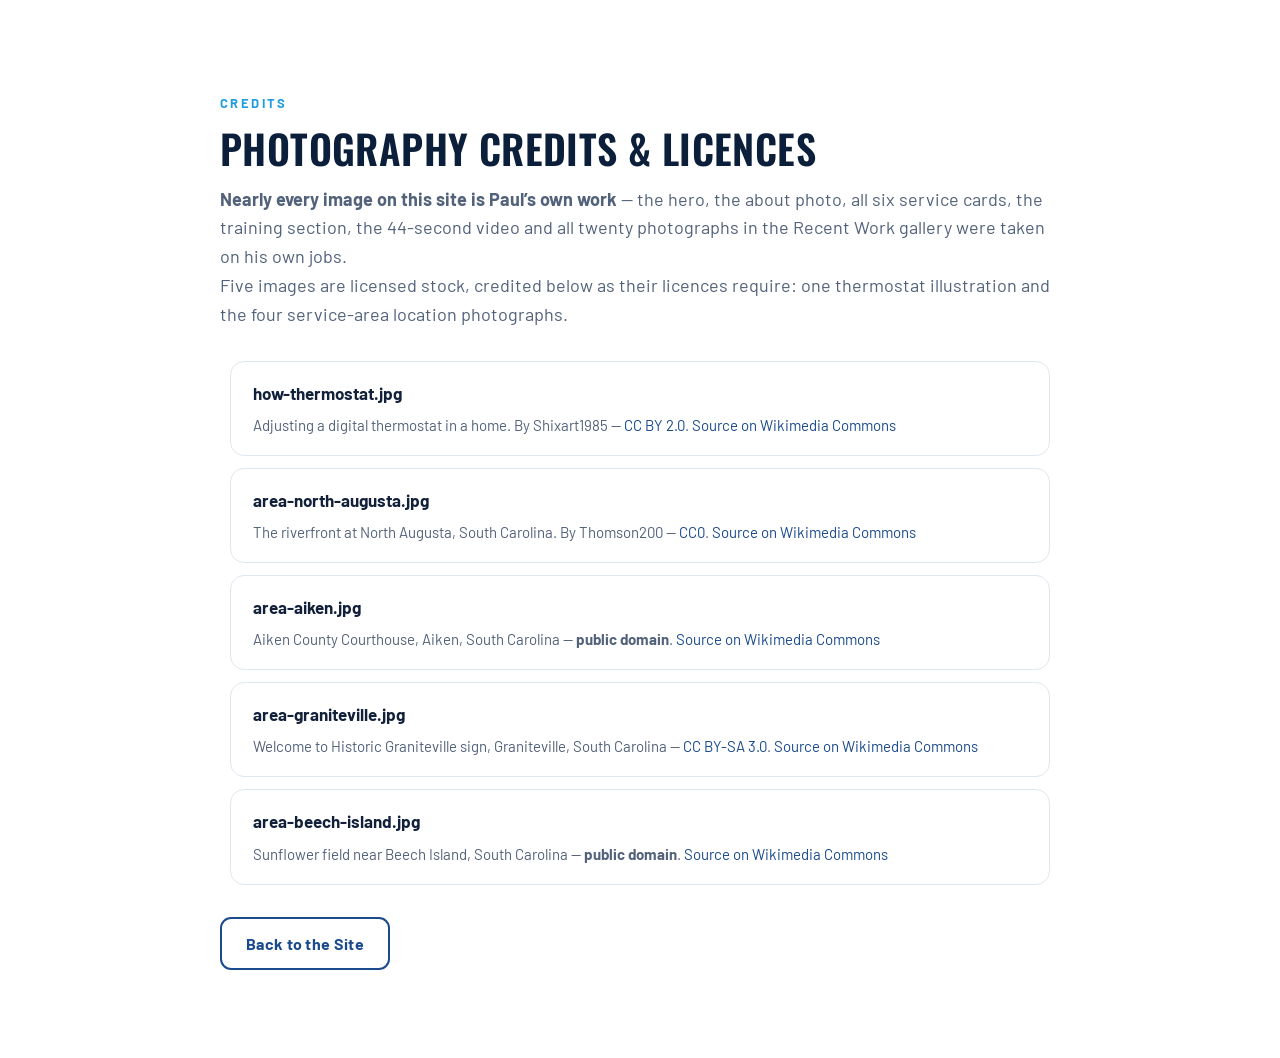
<file: credits.html>
<!DOCTYPE html>
<html lang="en">
<head>
<meta charset="UTF-8">
<meta name="viewport" content="width=device-width, initial-scale=1.0">
<title>Photo Credits — A/C ServiceMaster</title>
<meta name="robots" content="noindex">
<meta name="theme-color" content="#0c1f3a">
<link rel="icon" type="image/svg+xml" href="/assets/img/favicon.svg">
<link href="https://fonts.googleapis.com/css2?family=Oswald:wght@500;600;700&family=Barlow:wght@400;500;600;700;800&display=swap" rel="stylesheet">
<link rel="stylesheet" href="/assets/css/style.css?v=20260930201544">
</head>
<body>
<section class="section">
  <div class="container" style="max-width:840px">
    <span class="eyebrow">Credits</span>
    <h1 class="section-title" style="font-size:clamp(28px,4.5vw,40px);margin-bottom:14px">Photography Credits &amp; Licences</h1>
    <p class="section-sub"><b>Nearly every image on this site is Paul&rsquo;s own work</b> &mdash; the hero, the about photo, all six service cards, the training section, the 44-second video and all twenty photographs in the Recent Work gallery were taken on his own jobs.</p>
    <p class="section-sub">Five images are licensed stock, credited below as their licences require: one thermostat illustration and the four service-area location photographs.</p>

    <div class="faq-wrap" style="margin-top:32px">
      <div class="faq-item" style="padding:18px 22px">
        <b>how-thermostat.jpg</b>
        <p style="margin:6px 0 0;color:var(--ink-soft);font-size:15px">Adjusting a digital thermostat in a home. By Shixart1985 &mdash; <a href="https://creativecommons.org/licenses/by/2.0">CC BY 2.0</a>. <a href="https://commons.wikimedia.org/wiki/File:Adjusting_the_temperature_on_a_thermostat_in_a_home_setting.jpg">Source on Wikimedia Commons</a></p>
      </div>
      <div class="faq-item" style="padding:18px 22px">
        <b>area-north-augusta.jpg</b>
        <p style="margin:6px 0 0;color:var(--ink-soft);font-size:15px">The riverfront at North Augusta, South Carolina. By Thomson200 &mdash; <a href="http://creativecommons.org/publicdomain/zero/1.0/deed.en">CC0</a>. <a href="https://commons.wikimedia.org/wiki/File:Savannah_River_Augusta_July_2024_2.jpg">Source on Wikimedia Commons</a></p>
      </div>
      <div class="faq-item" style="padding:18px 22px">
        <b>area-aiken.jpg</b>
        <p style="margin:6px 0 0;color:var(--ink-soft);font-size:15px">Aiken County Courthouse, Aiken, South Carolina &mdash; <b>public domain</b>. <a href="https://commons.wikimedia.org/wiki/File:Aiken_County_Courthouse_Aug_2007.jpg">Source on Wikimedia Commons</a></p>
      </div>
      <div class="faq-item" style="padding:18px 22px">
        <b>area-graniteville.jpg</b>
        <p style="margin:6px 0 0;color:var(--ink-soft);font-size:15px">Welcome to Historic Graniteville sign, Graniteville, South Carolina &mdash; <a href="https://creativecommons.org/licenses/by-sa/3.0">CC BY-SA 3.0</a>. <a href="https://commons.wikimedia.org/wiki/File:Graniteville_WelcomeSign.jpg">Source on Wikimedia Commons</a></p>
      </div>
      <div class="faq-item" style="padding:18px 22px">
        <b>area-beech-island.jpg</b>
        <p style="margin:6px 0 0;color:var(--ink-soft);font-size:15px">Sunflower field near Beech Island, South Carolina &mdash; <b>public domain</b>. <a href="https://commons.wikimedia.org/wiki/File:Beech_Island_SC_16x12_(48869884573).jpg">Source on Wikimedia Commons</a></p>
      </div>
    </div>

    <p style="margin-top:32px"><a class="btn btn-outline btn-md" href="/">Back to the Site</a></p>
  </div>
</section>
</body>
</html>
</file>
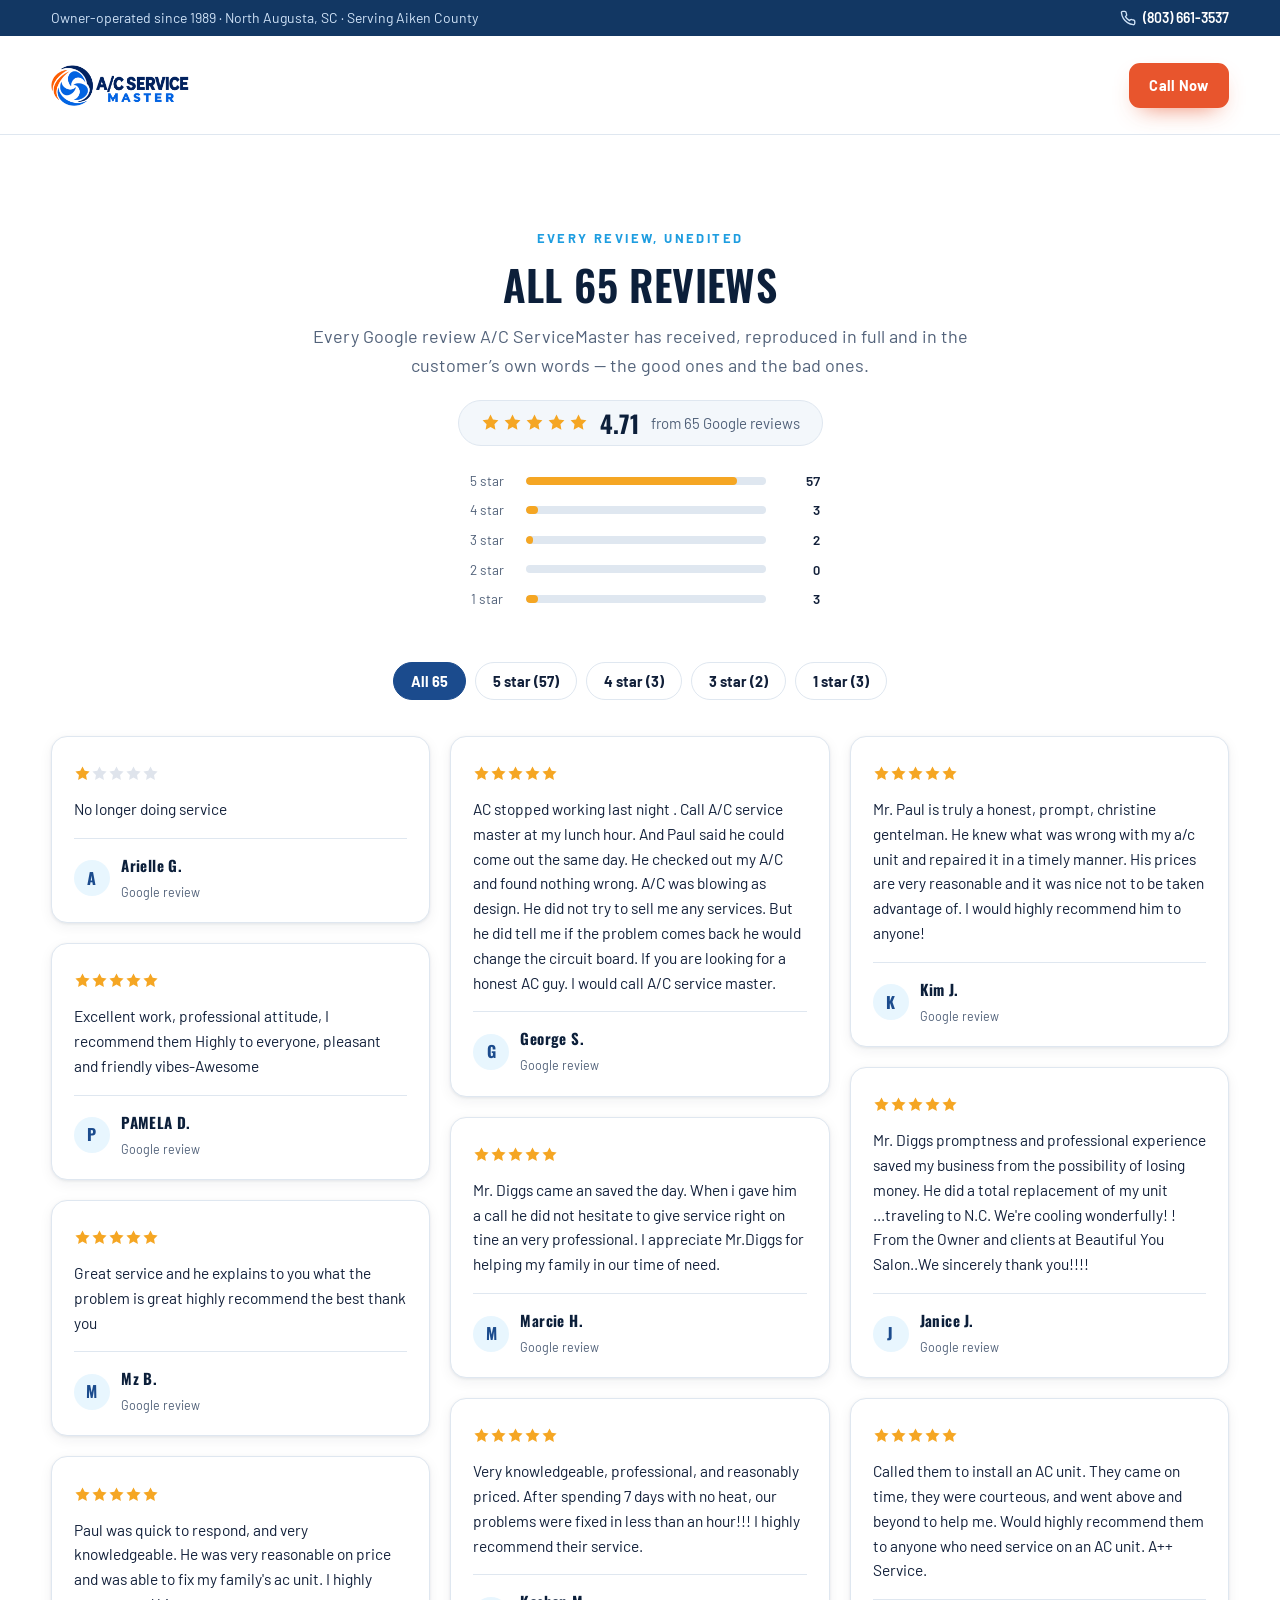
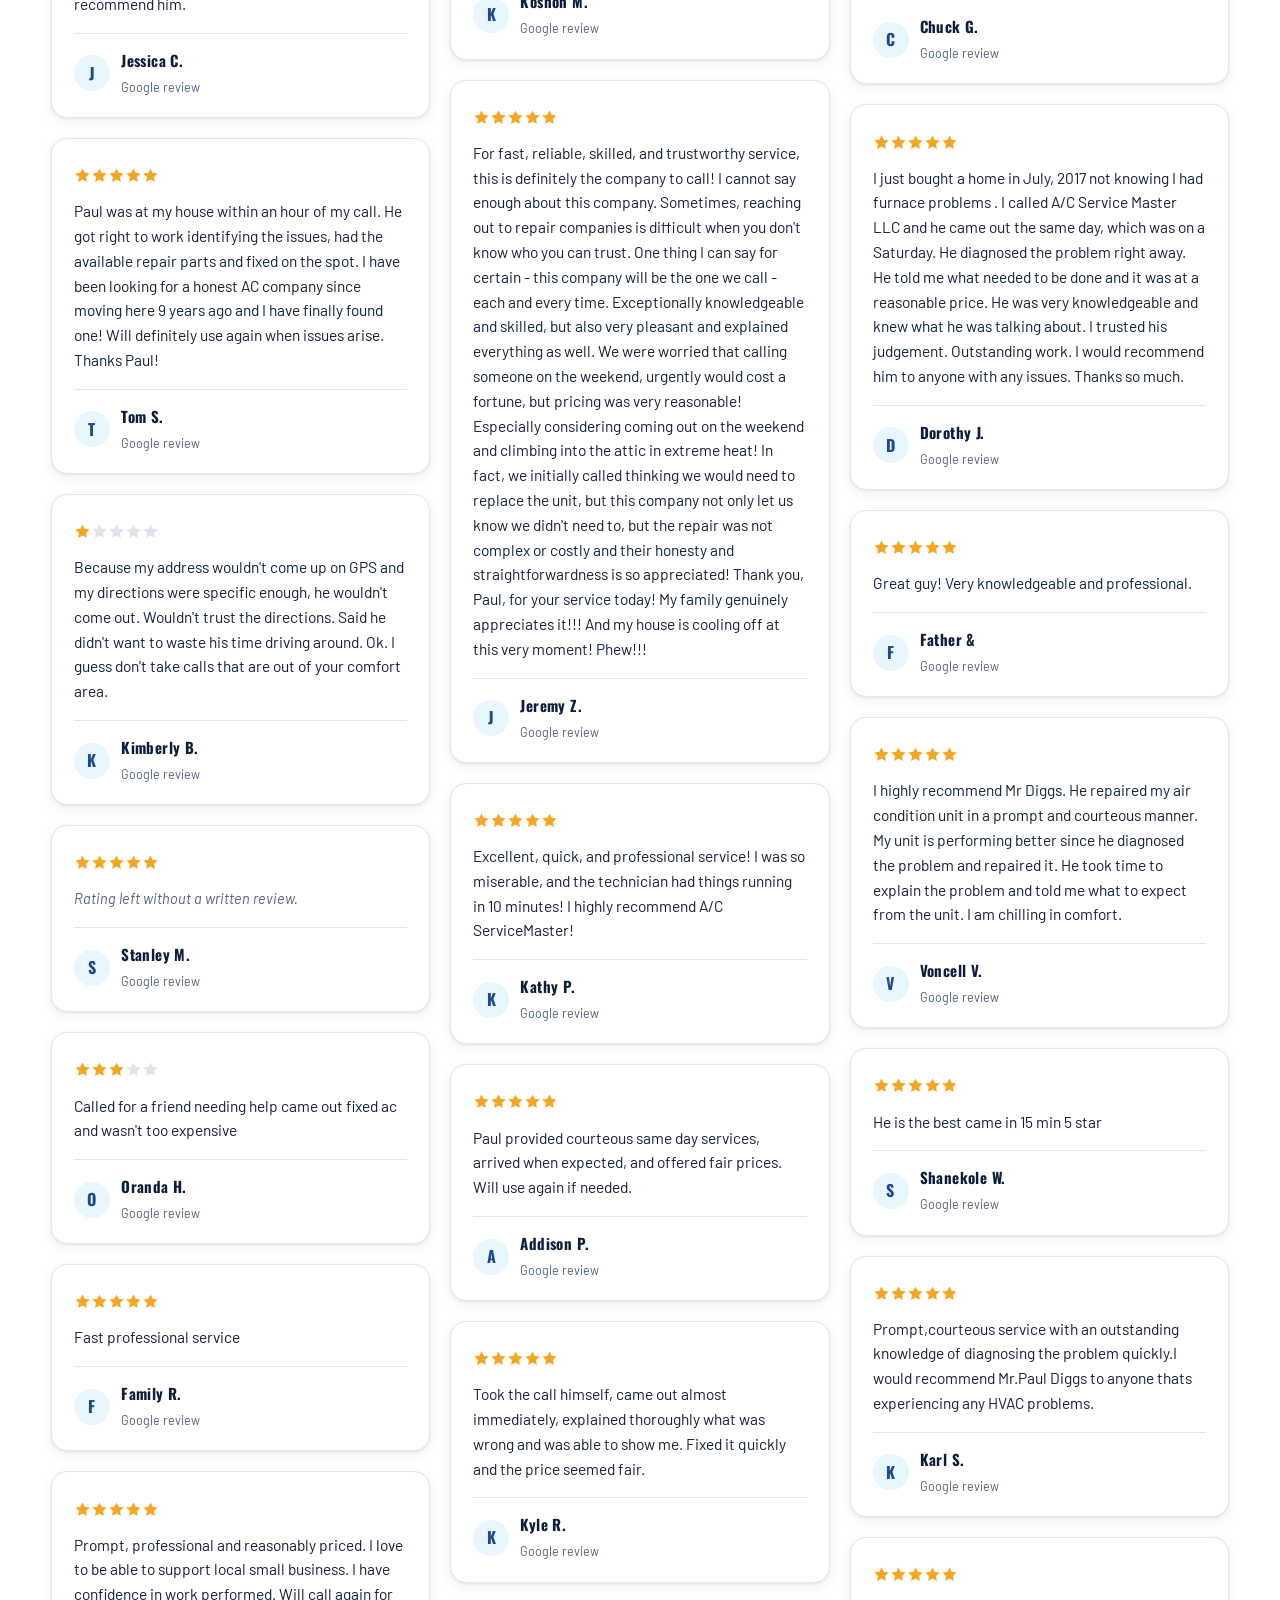
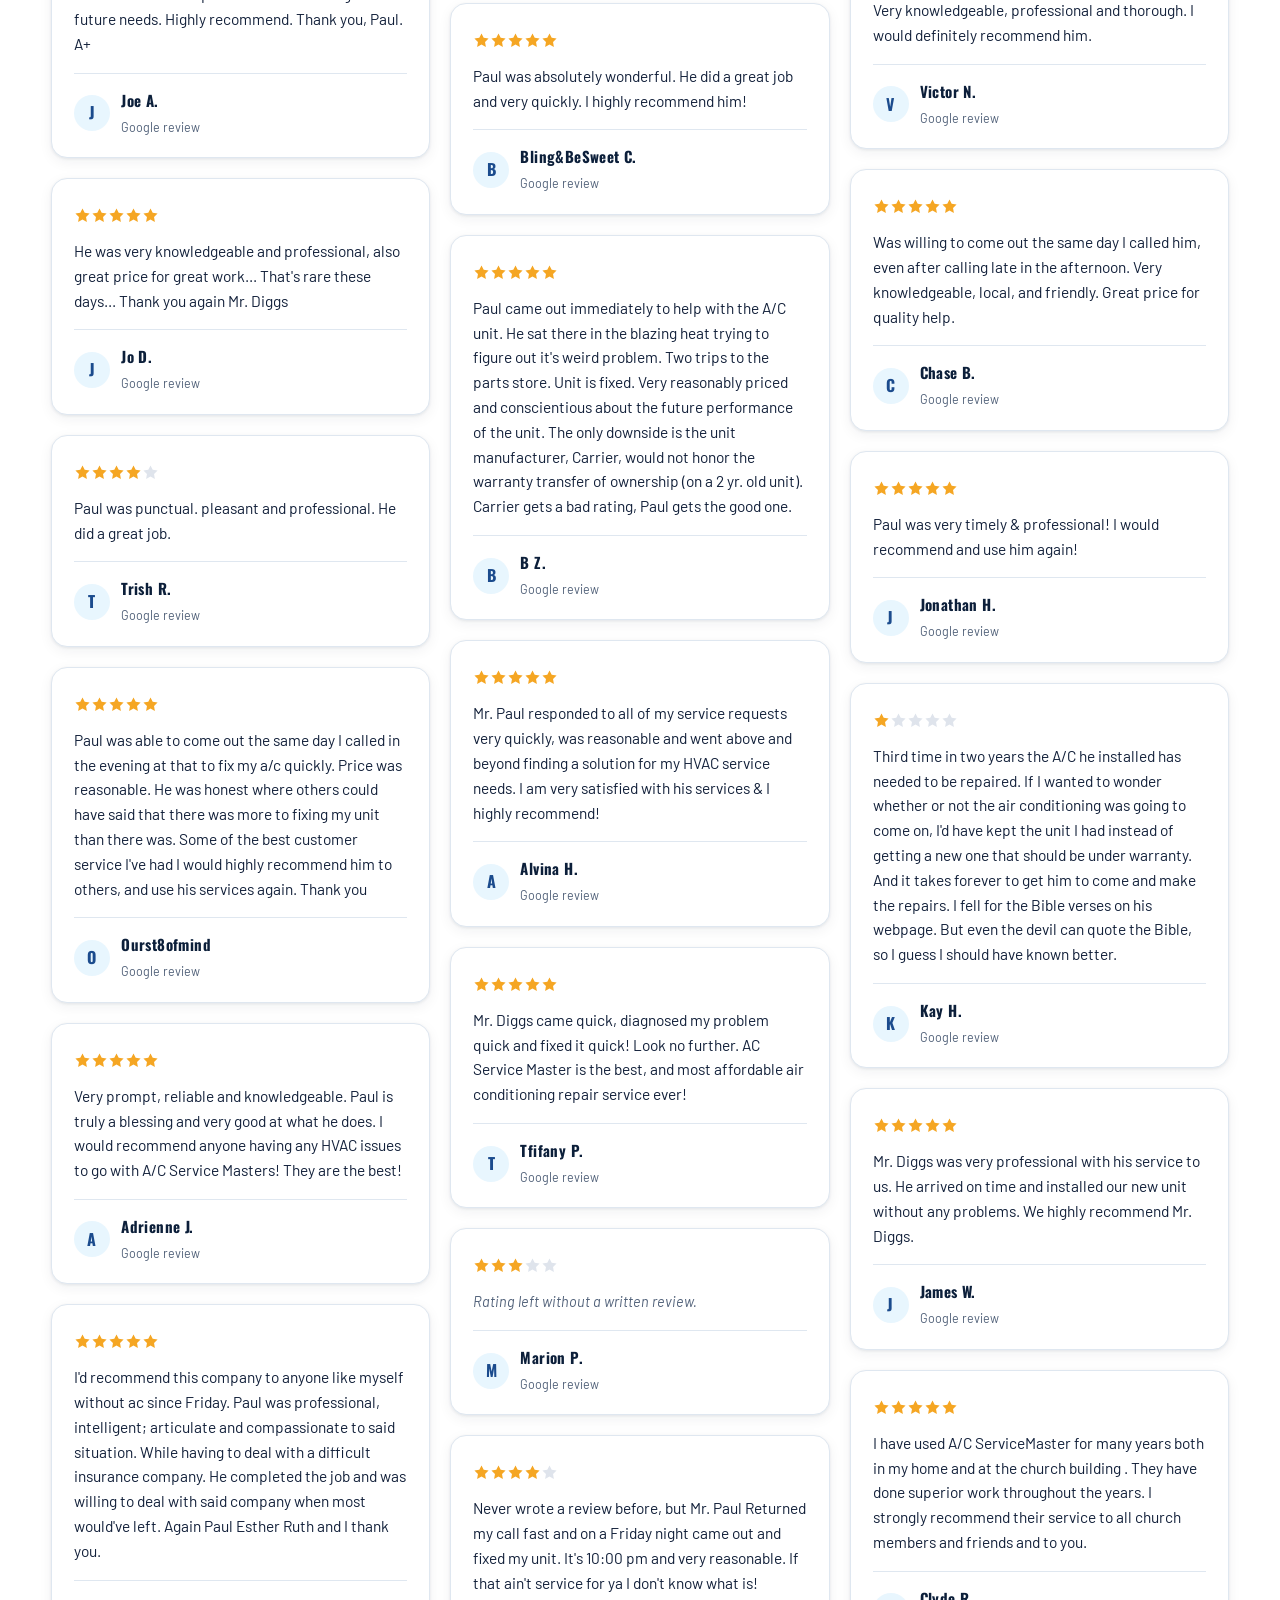
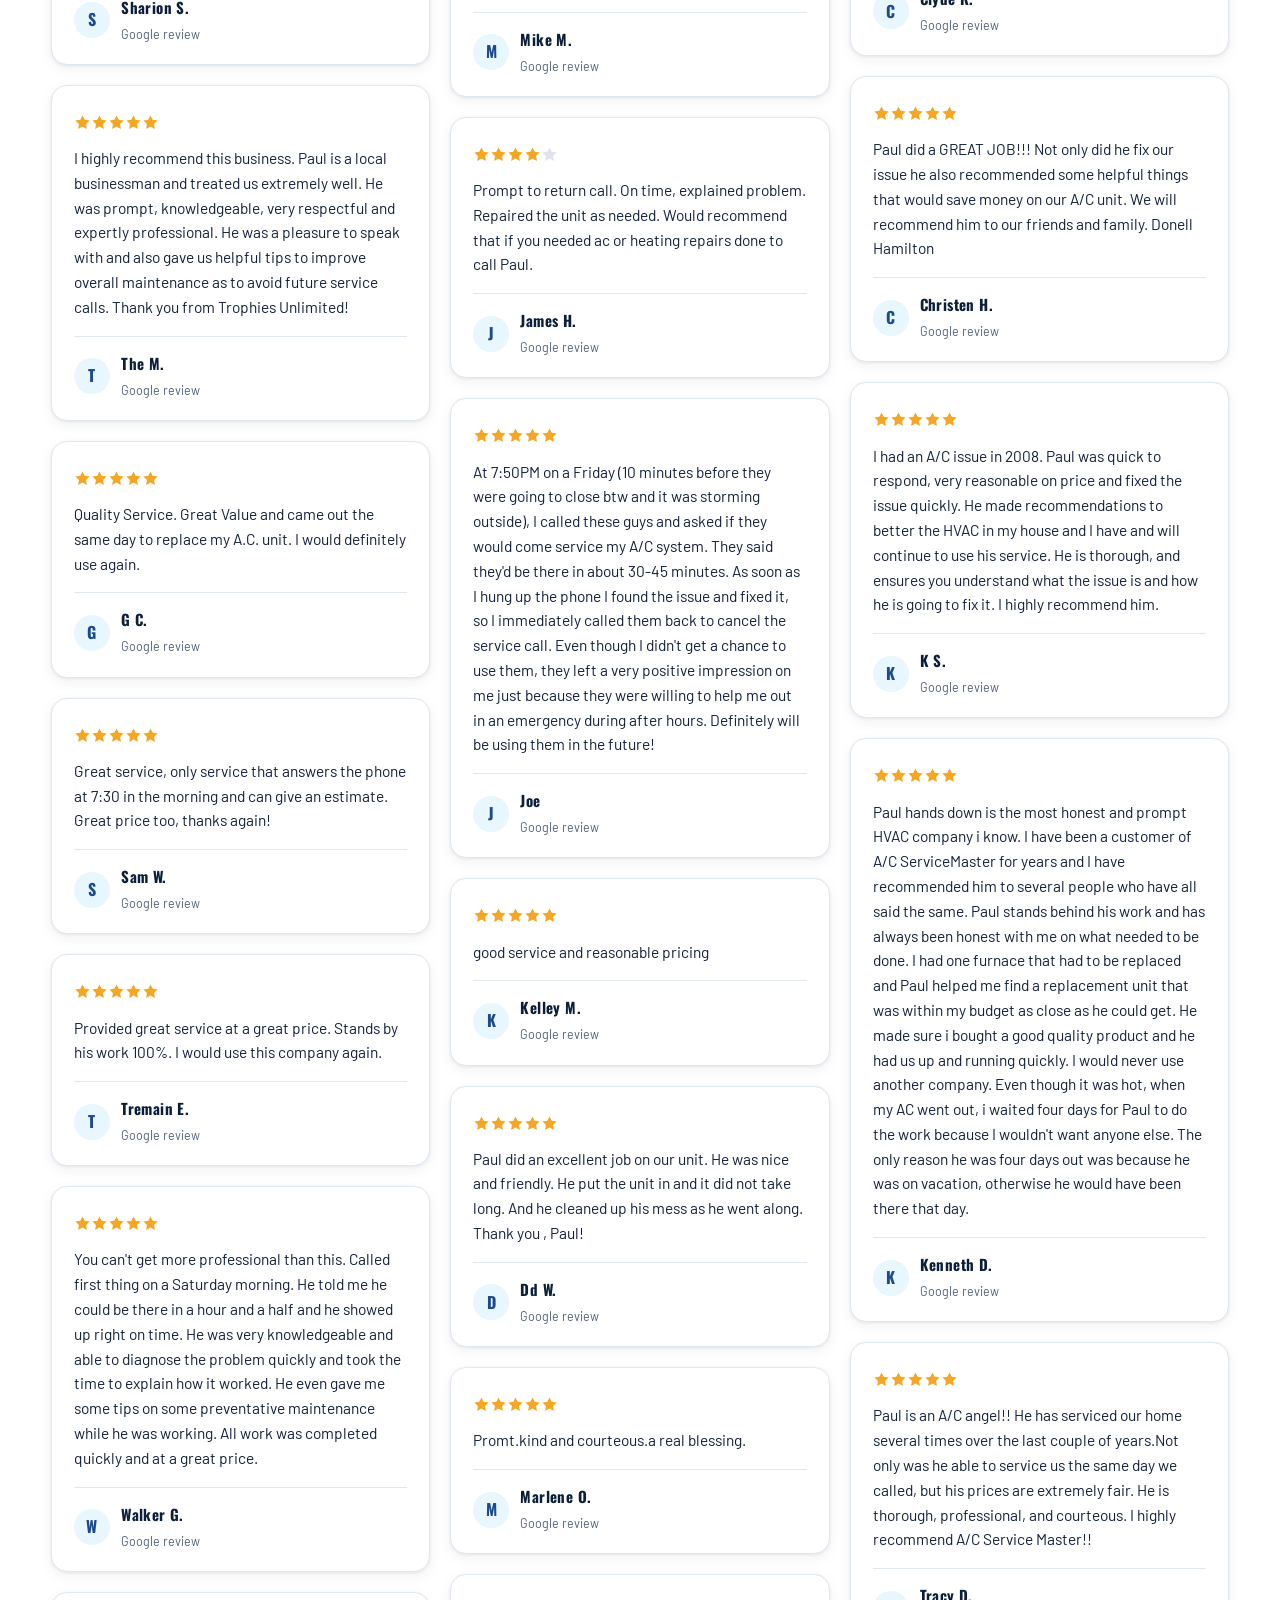
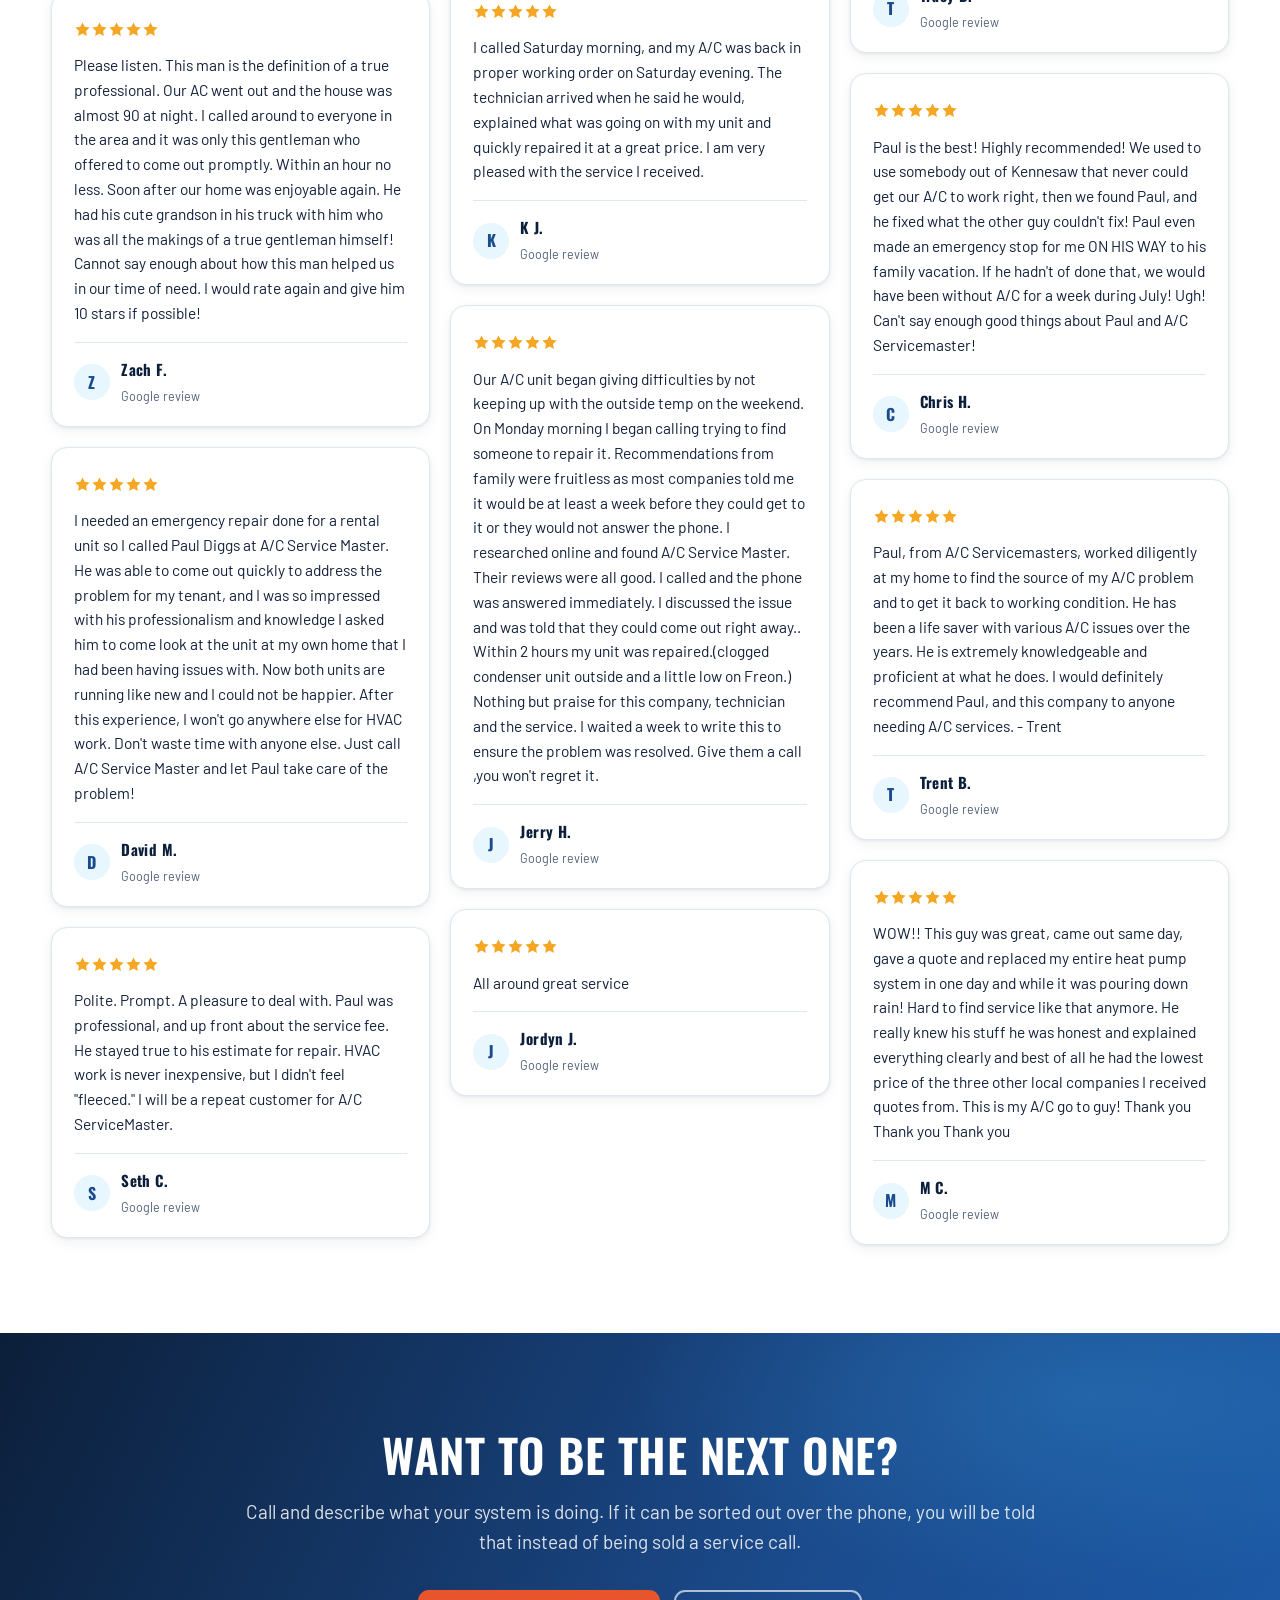
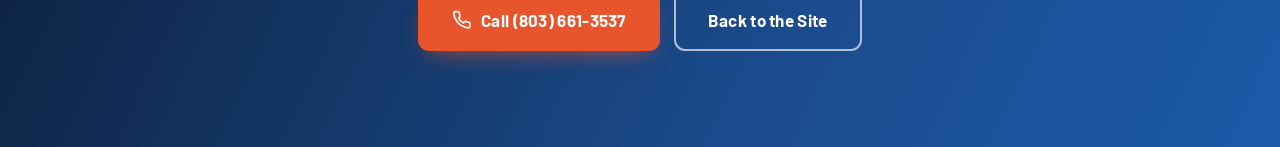
<file: reviews.html>
<!DOCTYPE html>
<html lang="en">
<head>
<meta charset="UTF-8">
<meta name="viewport" content="width=device-width, initial-scale=1.0">
<title>All 65 Reviews — A/C ServiceMaster, North Augusta SC</title>
<meta name="description" content="Every one of the 65 Google reviews for A/C ServiceMaster in North Augusta, South Carolina — 4.71 average, reproduced in full and unedited.">
<meta name="theme-color" content="#0c1f3a">
<link rel="canonical" href="https://acservicemaster.com/reviews.html">
<link rel="icon" type="image/svg+xml" href="/assets/img/favicon.svg">
<link rel="preconnect" href="https://fonts.googleapis.com">
<link rel="preconnect" href="https://fonts.gstatic.com" crossorigin>
<link href="https://fonts.googleapis.com/css2?family=Oswald:wght@500;600;700&family=Barlow:wght@400;500;600;700;800&display=swap" rel="stylesheet">
<link rel="stylesheet" href="/assets/css/style.css?v=20260930201544">
</head>
<body>
<svg xmlns="http://www.w3.org/2000/svg" style="display:none" aria-hidden="true">
  <symbol id="i-phone" viewBox="0 0 24 24"><path d="M22 16.92v3a2 2 0 0 1-2.18 2 19.79 19.79 0 0 1-8.63-3.07 19.5 19.5 0 0 1-6-6A19.79 19.79 0 0 1 2.12 4.18 2 2 0 0 1 4.11 2h3a2 2 0 0 1 2 1.72c.13.96.36 1.9.7 2.81a2 2 0 0 1-.45 2.11L8.09 9.91a16 16 0 0 0 6 6l1.27-1.27a2 2 0 0 1 2.11-.45c.91.34 1.85.57 2.81.7A2 2 0 0 1 22 16.92z"/></symbol>
  <symbol id="i-star" viewBox="0 0 24 24"><path d="M12 2l3.09 6.26L22 9.27l-5 4.87 1.18 6.88L12 17.77l-6.18 3.25L7 14.14 2 9.27l6.91-1.01L12 2z"/></symbol>
  <symbol id="i-arrow" viewBox="0 0 24 24"><line x1="5" y1="12" x2="19" y2="12"/><polyline points="12 5 19 12 12 19"/></symbol>
</svg>
<div class="top-bar">
  <div class="container">
    <span class="tb-note">Owner-operated since 1989 &middot; North Augusta, SC &middot; Serving Aiken County</span>
    <span class="tb-item"><svg class="icon"><use href="#i-phone"/></svg> <a href="tel:+18036613537">(803) 661-3537</a></span>
  </div>
</div>

<header class="site-header">
  <div class="container nav-wrap">
    <a class="brand" href="/" aria-label="A/C ServiceMaster home">
      <img class="brand-logo" src="/assets/img/logo.png" alt="A/C ServiceMaster" width="531" height="260">
    </a>
    <div class="nav-cta">
      <a class="nav-phone" href="tel:+18036613537"><svg class="icon"><use href="#i-phone"/></svg> (803) 661-3537</a>
      <a class="btn btn-flame btn-sm" href="tel:+18036613537">Call Now</a>
    </div>
  </div>
</header>

<main>
<section class="section">
  <div class="container">
    <div class="section-head center">
      <span class="eyebrow">Every Review, Unedited</span>
      <h1 class="section-title">All 65 Reviews</h1>
      <p class="section-sub">Every Google review A/C ServiceMaster has received, reproduced in full and in the customer&rsquo;s own words &mdash; the good ones and the bad ones.</p>
      <div class="rv-summary">
        <span class="rv-stars" aria-label="4.71 out of 5 stars"><svg class="icon"><use href="#i-star"/></svg><svg class="icon"><use href="#i-star"/></svg><svg class="icon"><use href="#i-star"/></svg><svg class="icon"><use href="#i-star"/></svg><svg class="icon"><use href="#i-star"/></svg></span>
        <b>4.71</b>
        <span>from 65 Google reviews</span>
      </div>
      <ul class="rv-bars">
        <li><span>5 star</span><i><b style="width:88%"></b></i><em>57</em></li>
        <li><span>4 star</span><i><b style="width:5%"></b></i><em>3</em></li>
        <li><span>3 star</span><i><b style="width:3%"></b></i><em>2</em></li>
        <li><span>2 star</span><i><b style="width:0%"></b></i><em>0</em></li>
        <li><span>1 star</span><i><b style="width:5%"></b></i><em>3</em></li>
      </ul>
    </div>

    <div class="rp-filters" id="rpFilters" role="group" aria-label="Filter reviews by rating">
      <button type="button" class="rp-filter is-on" data-f="all">All 65</button>
      <button type="button" class="rp-filter" data-f="5">5 star (57)</button>
      <button type="button" class="rp-filter" data-f="4">4 star (3)</button>
      <button type="button" class="rp-filter" data-f="3">3 star (2)</button>
      <button type="button" class="rp-filter" data-f="1">1 star (3)</button>
    </div>

    <div class="rp-grid" id="rpGrid">
      <article class="rp-card" data-stars="1">
        <span class="rv-stars" aria-label="1 out of 5 stars"><svg class="icon"><use href="#i-star"/></svg><svg class="icon dim"><use href="#i-star"/></svg><svg class="icon dim"><use href="#i-star"/></svg><svg class="icon dim"><use href="#i-star"/></svg><svg class="icon dim"><use href="#i-star"/></svg></span>
        <p class="rp-body">No longer doing service</p>
        <div class="rv-meta"><span class="rv-avatar" aria-hidden="true">A</span><span><b>Arielle G.</b><small>Google review</small></span></div>
      </article>
      <article class="rp-card" data-stars="5">
        <span class="rv-stars" aria-label="5 out of 5 stars"><svg class="icon"><use href="#i-star"/></svg><svg class="icon"><use href="#i-star"/></svg><svg class="icon"><use href="#i-star"/></svg><svg class="icon"><use href="#i-star"/></svg><svg class="icon"><use href="#i-star"/></svg></span>
        <p class="rp-body">Excellent work, professional attitude, I recommend them Highly to everyone, pleasant and friendly vibes-Awesome</p>
        <div class="rv-meta"><span class="rv-avatar" aria-hidden="true">P</span><span><b>PAMELA D.</b><small>Google review</small></span></div>
      </article>
      <article class="rp-card" data-stars="5">
        <span class="rv-stars" aria-label="5 out of 5 stars"><svg class="icon"><use href="#i-star"/></svg><svg class="icon"><use href="#i-star"/></svg><svg class="icon"><use href="#i-star"/></svg><svg class="icon"><use href="#i-star"/></svg><svg class="icon"><use href="#i-star"/></svg></span>
        <p class="rp-body">Great service and he explains to you what the problem is great highly recommend the best thank you</p>
        <div class="rv-meta"><span class="rv-avatar" aria-hidden="true">M</span><span><b>Mz B.</b><small>Google review</small></span></div>
      </article>
      <article class="rp-card" data-stars="5">
        <span class="rv-stars" aria-label="5 out of 5 stars"><svg class="icon"><use href="#i-star"/></svg><svg class="icon"><use href="#i-star"/></svg><svg class="icon"><use href="#i-star"/></svg><svg class="icon"><use href="#i-star"/></svg><svg class="icon"><use href="#i-star"/></svg></span>
        <p class="rp-body">Paul was quick to respond, and very knowledgeable. He was very reasonable on price and was able to fix my family&#x27;s ac unit. I highly recommend him.</p>
        <div class="rv-meta"><span class="rv-avatar" aria-hidden="true">J</span><span><b>Jessica C.</b><small>Google review</small></span></div>
      </article>
      <article class="rp-card" data-stars="5">
        <span class="rv-stars" aria-label="5 out of 5 stars"><svg class="icon"><use href="#i-star"/></svg><svg class="icon"><use href="#i-star"/></svg><svg class="icon"><use href="#i-star"/></svg><svg class="icon"><use href="#i-star"/></svg><svg class="icon"><use href="#i-star"/></svg></span>
        <p class="rp-body">Paul was at my house within an hour of my call. He got right to work identifying the issues, had the available repair parts and fixed on the spot. I have been looking for a honest AC company since moving here 9 years ago and I have finally found one! Will definitely use again when issues arise. Thanks Paul!</p>
        <div class="rv-meta"><span class="rv-avatar" aria-hidden="true">T</span><span><b>Tom S.</b><small>Google review</small></span></div>
      </article>
      <article class="rp-card" data-stars="1">
        <span class="rv-stars" aria-label="1 out of 5 stars"><svg class="icon"><use href="#i-star"/></svg><svg class="icon dim"><use href="#i-star"/></svg><svg class="icon dim"><use href="#i-star"/></svg><svg class="icon dim"><use href="#i-star"/></svg><svg class="icon dim"><use href="#i-star"/></svg></span>
        <p class="rp-body">Because my address wouldn&#x27;t come up on GPS and my directions were specific enough, he wouldn&#x27;t come out. Wouldn&#x27;t trust the directions. Said he didn&#x27;t want to waste his time driving around. Ok. I guess don&#x27;t take calls that are out of your comfort area.</p>
        <div class="rv-meta"><span class="rv-avatar" aria-hidden="true">K</span><span><b>Kimberly B.</b><small>Google review</small></span></div>
      </article>
      <article class="rp-card" data-stars="5">
        <span class="rv-stars" aria-label="5 out of 5 stars"><svg class="icon"><use href="#i-star"/></svg><svg class="icon"><use href="#i-star"/></svg><svg class="icon"><use href="#i-star"/></svg><svg class="icon"><use href="#i-star"/></svg><svg class="icon"><use href="#i-star"/></svg></span>
        <p class="rp-body"><em class="no-text">Rating left without a written review.</em></p>
        <div class="rv-meta"><span class="rv-avatar" aria-hidden="true">S</span><span><b>Stanley M.</b><small>Google review</small></span></div>
      </article>
      <article class="rp-card" data-stars="3">
        <span class="rv-stars" aria-label="3 out of 5 stars"><svg class="icon"><use href="#i-star"/></svg><svg class="icon"><use href="#i-star"/></svg><svg class="icon"><use href="#i-star"/></svg><svg class="icon dim"><use href="#i-star"/></svg><svg class="icon dim"><use href="#i-star"/></svg></span>
        <p class="rp-body">Called for a friend needing help came out fixed ac and wasn&#x27;t too expensive</p>
        <div class="rv-meta"><span class="rv-avatar" aria-hidden="true">O</span><span><b>Oranda H.</b><small>Google review</small></span></div>
      </article>
      <article class="rp-card" data-stars="5">
        <span class="rv-stars" aria-label="5 out of 5 stars"><svg class="icon"><use href="#i-star"/></svg><svg class="icon"><use href="#i-star"/></svg><svg class="icon"><use href="#i-star"/></svg><svg class="icon"><use href="#i-star"/></svg><svg class="icon"><use href="#i-star"/></svg></span>
        <p class="rp-body">Fast professional service</p>
        <div class="rv-meta"><span class="rv-avatar" aria-hidden="true">F</span><span><b>Family R.</b><small>Google review</small></span></div>
      </article>
      <article class="rp-card" data-stars="5">
        <span class="rv-stars" aria-label="5 out of 5 stars"><svg class="icon"><use href="#i-star"/></svg><svg class="icon"><use href="#i-star"/></svg><svg class="icon"><use href="#i-star"/></svg><svg class="icon"><use href="#i-star"/></svg><svg class="icon"><use href="#i-star"/></svg></span>
        <p class="rp-body">Prompt, professional and reasonably priced. I love to be able to support local small business. I have confidence in work performed. Will call again for future needs. Highly recommend. Thank you, Paul. A+</p>
        <div class="rv-meta"><span class="rv-avatar" aria-hidden="true">J</span><span><b>Joe A.</b><small>Google review</small></span></div>
      </article>
      <article class="rp-card" data-stars="5">
        <span class="rv-stars" aria-label="5 out of 5 stars"><svg class="icon"><use href="#i-star"/></svg><svg class="icon"><use href="#i-star"/></svg><svg class="icon"><use href="#i-star"/></svg><svg class="icon"><use href="#i-star"/></svg><svg class="icon"><use href="#i-star"/></svg></span>
        <p class="rp-body">He was very knowledgeable and professional, also great price for great work... That&#x27;s rare these days... Thank you again Mr. Diggs</p>
        <div class="rv-meta"><span class="rv-avatar" aria-hidden="true">J</span><span><b>Jo D.</b><small>Google review</small></span></div>
      </article>
      <article class="rp-card" data-stars="4">
        <span class="rv-stars" aria-label="4 out of 5 stars"><svg class="icon"><use href="#i-star"/></svg><svg class="icon"><use href="#i-star"/></svg><svg class="icon"><use href="#i-star"/></svg><svg class="icon"><use href="#i-star"/></svg><svg class="icon dim"><use href="#i-star"/></svg></span>
        <p class="rp-body">Paul was punctual. pleasant and professional. He did a great job.</p>
        <div class="rv-meta"><span class="rv-avatar" aria-hidden="true">T</span><span><b>Trish R.</b><small>Google review</small></span></div>
      </article>
      <article class="rp-card" data-stars="5">
        <span class="rv-stars" aria-label="5 out of 5 stars"><svg class="icon"><use href="#i-star"/></svg><svg class="icon"><use href="#i-star"/></svg><svg class="icon"><use href="#i-star"/></svg><svg class="icon"><use href="#i-star"/></svg><svg class="icon"><use href="#i-star"/></svg></span>
        <p class="rp-body">Paul was able to come out the same day I called in the evening at that to fix my a/c quickly. Price was reasonable. He was honest where others could have said that there was more to fixing my unit than there was. Some of the best customer service I&#x27;ve had I would highly recommend him to others, and use his services again. Thank you</p>
        <div class="rv-meta"><span class="rv-avatar" aria-hidden="true">O</span><span><b>Ourst8ofmind</b><small>Google review</small></span></div>
      </article>
      <article class="rp-card" data-stars="5">
        <span class="rv-stars" aria-label="5 out of 5 stars"><svg class="icon"><use href="#i-star"/></svg><svg class="icon"><use href="#i-star"/></svg><svg class="icon"><use href="#i-star"/></svg><svg class="icon"><use href="#i-star"/></svg><svg class="icon"><use href="#i-star"/></svg></span>
        <p class="rp-body">Very prompt, reliable and knowledgeable. Paul is truly a blessing and very good at what he does. I would recommend anyone having any HVAC issues to go with A/C Service Masters! They are the best!</p>
        <div class="rv-meta"><span class="rv-avatar" aria-hidden="true">A</span><span><b>Adrienne J.</b><small>Google review</small></span></div>
      </article>
      <article class="rp-card" data-stars="5">
        <span class="rv-stars" aria-label="5 out of 5 stars"><svg class="icon"><use href="#i-star"/></svg><svg class="icon"><use href="#i-star"/></svg><svg class="icon"><use href="#i-star"/></svg><svg class="icon"><use href="#i-star"/></svg><svg class="icon"><use href="#i-star"/></svg></span>
        <p class="rp-body">I&#x27;d recommend this company to anyone like myself without ac since Friday. Paul was professional, intelligent; articulate and compassionate to said situation. While having to deal with a difficult insurance company. He completed the job and was willing to deal with said company when most would&#x27;ve left. Again Paul Esther Ruth and I thank you.</p>
        <div class="rv-meta"><span class="rv-avatar" aria-hidden="true">S</span><span><b>Sharion S.</b><small>Google review</small></span></div>
      </article>
      <article class="rp-card" data-stars="5">
        <span class="rv-stars" aria-label="5 out of 5 stars"><svg class="icon"><use href="#i-star"/></svg><svg class="icon"><use href="#i-star"/></svg><svg class="icon"><use href="#i-star"/></svg><svg class="icon"><use href="#i-star"/></svg><svg class="icon"><use href="#i-star"/></svg></span>
        <p class="rp-body">I highly recommend this business. Paul is a local businessman and treated us extremely well. He was prompt, knowledgeable, very respectful and expertly professional. He was a pleasure to speak with and also gave us helpful tips to improve overall maintenance as to avoid future service calls. Thank you from Trophies Unlimited!</p>
        <div class="rv-meta"><span class="rv-avatar" aria-hidden="true">T</span><span><b>The M.</b><small>Google review</small></span></div>
      </article>
      <article class="rp-card" data-stars="5">
        <span class="rv-stars" aria-label="5 out of 5 stars"><svg class="icon"><use href="#i-star"/></svg><svg class="icon"><use href="#i-star"/></svg><svg class="icon"><use href="#i-star"/></svg><svg class="icon"><use href="#i-star"/></svg><svg class="icon"><use href="#i-star"/></svg></span>
        <p class="rp-body">Quality Service. Great Value and came out the same day to replace my A.C. unit. I would definitely use again.</p>
        <div class="rv-meta"><span class="rv-avatar" aria-hidden="true">G</span><span><b>G C.</b><small>Google review</small></span></div>
      </article>
      <article class="rp-card" data-stars="5">
        <span class="rv-stars" aria-label="5 out of 5 stars"><svg class="icon"><use href="#i-star"/></svg><svg class="icon"><use href="#i-star"/></svg><svg class="icon"><use href="#i-star"/></svg><svg class="icon"><use href="#i-star"/></svg><svg class="icon"><use href="#i-star"/></svg></span>
        <p class="rp-body">Great service, only service that answers the phone at 7:30 in the morning and can give an estimate. Great price too, thanks again!</p>
        <div class="rv-meta"><span class="rv-avatar" aria-hidden="true">S</span><span><b>Sam W.</b><small>Google review</small></span></div>
      </article>
      <article class="rp-card" data-stars="5">
        <span class="rv-stars" aria-label="5 out of 5 stars"><svg class="icon"><use href="#i-star"/></svg><svg class="icon"><use href="#i-star"/></svg><svg class="icon"><use href="#i-star"/></svg><svg class="icon"><use href="#i-star"/></svg><svg class="icon"><use href="#i-star"/></svg></span>
        <p class="rp-body">Provided great service at a great price. Stands by his work 100%. I would use this company again.</p>
        <div class="rv-meta"><span class="rv-avatar" aria-hidden="true">T</span><span><b>Tremain E.</b><small>Google review</small></span></div>
      </article>
      <article class="rp-card" data-stars="5">
        <span class="rv-stars" aria-label="5 out of 5 stars"><svg class="icon"><use href="#i-star"/></svg><svg class="icon"><use href="#i-star"/></svg><svg class="icon"><use href="#i-star"/></svg><svg class="icon"><use href="#i-star"/></svg><svg class="icon"><use href="#i-star"/></svg></span>
        <p class="rp-body">You can&#x27;t get more professional than this. Called first thing on a Saturday morning. He told me he could be there in a hour and a half and he showed up right on time. He was very knowledgeable and able to diagnose the problem quickly and took the time to explain how it worked. He even gave me some tips on some preventative maintenance while he was working. All work was completed quickly and at a great price.</p>
        <div class="rv-meta"><span class="rv-avatar" aria-hidden="true">W</span><span><b>Walker G.</b><small>Google review</small></span></div>
      </article>
      <article class="rp-card" data-stars="5">
        <span class="rv-stars" aria-label="5 out of 5 stars"><svg class="icon"><use href="#i-star"/></svg><svg class="icon"><use href="#i-star"/></svg><svg class="icon"><use href="#i-star"/></svg><svg class="icon"><use href="#i-star"/></svg><svg class="icon"><use href="#i-star"/></svg></span>
        <p class="rp-body">Please listen. This man is the definition of a true professional. Our AC went out and the house was almost 90 at night. I called around to everyone in the area and it was only this gentleman who offered to come out promptly. Within an hour no less. Soon after our home was enjoyable again. He had his cute grandson in his truck with him who was all the makings of a true gentleman himself! Cannot say enough about how this man helped us in our time of need. I would rate again and give him 10 stars if possible!</p>
        <div class="rv-meta"><span class="rv-avatar" aria-hidden="true">Z</span><span><b>Zach F.</b><small>Google review</small></span></div>
      </article>
      <article class="rp-card" data-stars="5">
        <span class="rv-stars" aria-label="5 out of 5 stars"><svg class="icon"><use href="#i-star"/></svg><svg class="icon"><use href="#i-star"/></svg><svg class="icon"><use href="#i-star"/></svg><svg class="icon"><use href="#i-star"/></svg><svg class="icon"><use href="#i-star"/></svg></span>
        <p class="rp-body">I needed an emergency repair done for a rental unit so I called Paul Diggs at A/C Service Master. He was able to come out quickly to address the problem for my tenant, and I was so impressed with his professionalism and knowledge I asked him to come look at the unit at my own home that I had been having issues with. Now both units are running like new and I could not be happier. After this experience, I won&#x27;t go anywhere else for HVAC work. Don&#x27;t waste time with anyone else. Just call A/C Service Master and let Paul take care of the problem!</p>
        <div class="rv-meta"><span class="rv-avatar" aria-hidden="true">D</span><span><b>David M.</b><small>Google review</small></span></div>
      </article>
      <article class="rp-card" data-stars="5">
        <span class="rv-stars" aria-label="5 out of 5 stars"><svg class="icon"><use href="#i-star"/></svg><svg class="icon"><use href="#i-star"/></svg><svg class="icon"><use href="#i-star"/></svg><svg class="icon"><use href="#i-star"/></svg><svg class="icon"><use href="#i-star"/></svg></span>
        <p class="rp-body">Polite. Prompt. A pleasure to deal with. Paul was professional, and up front about the service fee. He stayed true to his estimate for repair. HVAC work is never inexpensive, but I didn&#x27;t feel &quot;fleeced.&quot; I will be a repeat customer for A/C ServiceMaster.</p>
        <div class="rv-meta"><span class="rv-avatar" aria-hidden="true">S</span><span><b>Seth C.</b><small>Google review</small></span></div>
      </article>
      <article class="rp-card" data-stars="5">
        <span class="rv-stars" aria-label="5 out of 5 stars"><svg class="icon"><use href="#i-star"/></svg><svg class="icon"><use href="#i-star"/></svg><svg class="icon"><use href="#i-star"/></svg><svg class="icon"><use href="#i-star"/></svg><svg class="icon"><use href="#i-star"/></svg></span>
        <p class="rp-body">AC stopped working last night . Call A/C service master at my lunch hour. And Paul said he could come out the same day. He checked out my A/C and found nothing wrong. A/C was blowing as design. He did not try to sell me any services. But he did tell me if the problem comes back he would change the circuit board. If you are looking for a honest AC guy. I would call A/C service master.</p>
        <div class="rv-meta"><span class="rv-avatar" aria-hidden="true">G</span><span><b>George S.</b><small>Google review</small></span></div>
      </article>
      <article class="rp-card" data-stars="5">
        <span class="rv-stars" aria-label="5 out of 5 stars"><svg class="icon"><use href="#i-star"/></svg><svg class="icon"><use href="#i-star"/></svg><svg class="icon"><use href="#i-star"/></svg><svg class="icon"><use href="#i-star"/></svg><svg class="icon"><use href="#i-star"/></svg></span>
        <p class="rp-body">Mr. Diggs came an saved the day. When i gave him a call he did not hesitate to give service right on tine an very professional. I appreciate Mr.Diggs for helping my family in our time of need.</p>
        <div class="rv-meta"><span class="rv-avatar" aria-hidden="true">M</span><span><b>Marcie H.</b><small>Google review</small></span></div>
      </article>
      <article class="rp-card" data-stars="5">
        <span class="rv-stars" aria-label="5 out of 5 stars"><svg class="icon"><use href="#i-star"/></svg><svg class="icon"><use href="#i-star"/></svg><svg class="icon"><use href="#i-star"/></svg><svg class="icon"><use href="#i-star"/></svg><svg class="icon"><use href="#i-star"/></svg></span>
        <p class="rp-body">Very knowledgeable, professional, and reasonably priced. After spending 7 days with no heat, our problems were fixed in less than an hour!!! I highly recommend their service.</p>
        <div class="rv-meta"><span class="rv-avatar" aria-hidden="true">K</span><span><b>Koshon M.</b><small>Google review</small></span></div>
      </article>
      <article class="rp-card" data-stars="5">
        <span class="rv-stars" aria-label="5 out of 5 stars"><svg class="icon"><use href="#i-star"/></svg><svg class="icon"><use href="#i-star"/></svg><svg class="icon"><use href="#i-star"/></svg><svg class="icon"><use href="#i-star"/></svg><svg class="icon"><use href="#i-star"/></svg></span>
        <p class="rp-body">For fast, reliable, skilled, and trustworthy service, this is definitely the company to call! I cannot say enough about this company. Sometimes, reaching out to repair companies is difficult when you don&#x27;t know who you can trust. One thing I can say for certain - this company will be the one we call - each and every time. Exceptionally knowledgeable and skilled, but also very pleasant and explained everything as well. We were worried that calling someone on the weekend, urgently would cost a fortune, but pricing was very reasonable! Especially considering coming out on the weekend and climbing into the attic in extreme heat! In fact, we initially called thinking we would need to replace the unit, but this company not only let us know we didn&#x27;t need to, but the repair was not complex or costly and their honesty and straightforwardness is so appreciated! Thank you, Paul, for your service today! My family genuinely appreciates it!!! And my house is cooling off at this very moment! Phew!!!</p>
        <div class="rv-meta"><span class="rv-avatar" aria-hidden="true">J</span><span><b>Jeremy Z.</b><small>Google review</small></span></div>
      </article>
      <article class="rp-card" data-stars="5">
        <span class="rv-stars" aria-label="5 out of 5 stars"><svg class="icon"><use href="#i-star"/></svg><svg class="icon"><use href="#i-star"/></svg><svg class="icon"><use href="#i-star"/></svg><svg class="icon"><use href="#i-star"/></svg><svg class="icon"><use href="#i-star"/></svg></span>
        <p class="rp-body">Excellent, quick, and professional service! I was so miserable, and the technician had things running in 10 minutes! I highly recommend A/C ServiceMaster!</p>
        <div class="rv-meta"><span class="rv-avatar" aria-hidden="true">K</span><span><b>Kathy P.</b><small>Google review</small></span></div>
      </article>
      <article class="rp-card" data-stars="5">
        <span class="rv-stars" aria-label="5 out of 5 stars"><svg class="icon"><use href="#i-star"/></svg><svg class="icon"><use href="#i-star"/></svg><svg class="icon"><use href="#i-star"/></svg><svg class="icon"><use href="#i-star"/></svg><svg class="icon"><use href="#i-star"/></svg></span>
        <p class="rp-body">Paul provided courteous same day services, arrived when expected, and offered fair prices. Will use again if needed.</p>
        <div class="rv-meta"><span class="rv-avatar" aria-hidden="true">A</span><span><b>Addison P.</b><small>Google review</small></span></div>
      </article>
      <article class="rp-card" data-stars="5">
        <span class="rv-stars" aria-label="5 out of 5 stars"><svg class="icon"><use href="#i-star"/></svg><svg class="icon"><use href="#i-star"/></svg><svg class="icon"><use href="#i-star"/></svg><svg class="icon"><use href="#i-star"/></svg><svg class="icon"><use href="#i-star"/></svg></span>
        <p class="rp-body">Took the call himself, came out almost immediately, explained thoroughly what was wrong and was able to show me. Fixed it quickly and the price seemed fair.</p>
        <div class="rv-meta"><span class="rv-avatar" aria-hidden="true">K</span><span><b>Kyle R.</b><small>Google review</small></span></div>
      </article>
      <article class="rp-card" data-stars="5">
        <span class="rv-stars" aria-label="5 out of 5 stars"><svg class="icon"><use href="#i-star"/></svg><svg class="icon"><use href="#i-star"/></svg><svg class="icon"><use href="#i-star"/></svg><svg class="icon"><use href="#i-star"/></svg><svg class="icon"><use href="#i-star"/></svg></span>
        <p class="rp-body">Paul was absolutely wonderful. He did a great job and very quickly. I highly recommend him!</p>
        <div class="rv-meta"><span class="rv-avatar" aria-hidden="true">B</span><span><b>Bling&amp;BeSweet C.</b><small>Google review</small></span></div>
      </article>
      <article class="rp-card" data-stars="5">
        <span class="rv-stars" aria-label="5 out of 5 stars"><svg class="icon"><use href="#i-star"/></svg><svg class="icon"><use href="#i-star"/></svg><svg class="icon"><use href="#i-star"/></svg><svg class="icon"><use href="#i-star"/></svg><svg class="icon"><use href="#i-star"/></svg></span>
        <p class="rp-body">Paul came out immediately to help with the A/C unit. He sat there in the blazing heat trying to figure out it&#x27;s weird problem. Two trips to the parts store. Unit is fixed. Very reasonably priced and conscientious about the future performance of the unit. The only downside is the unit manufacturer, Carrier, would not honor the warranty transfer of ownership (on a 2 yr. old unit). Carrier gets a bad rating, Paul gets the good one.</p>
        <div class="rv-meta"><span class="rv-avatar" aria-hidden="true">B</span><span><b>B Z.</b><small>Google review</small></span></div>
      </article>
      <article class="rp-card" data-stars="5">
        <span class="rv-stars" aria-label="5 out of 5 stars"><svg class="icon"><use href="#i-star"/></svg><svg class="icon"><use href="#i-star"/></svg><svg class="icon"><use href="#i-star"/></svg><svg class="icon"><use href="#i-star"/></svg><svg class="icon"><use href="#i-star"/></svg></span>
        <p class="rp-body">Mr. Paul responded to all of my service requests very quickly, was reasonable and went above and beyond finding a solution for my HVAC service needs. I am very satisfied with his services &amp; I highly recommend!</p>
        <div class="rv-meta"><span class="rv-avatar" aria-hidden="true">A</span><span><b>Alvina H.</b><small>Google review</small></span></div>
      </article>
      <article class="rp-card" data-stars="5">
        <span class="rv-stars" aria-label="5 out of 5 stars"><svg class="icon"><use href="#i-star"/></svg><svg class="icon"><use href="#i-star"/></svg><svg class="icon"><use href="#i-star"/></svg><svg class="icon"><use href="#i-star"/></svg><svg class="icon"><use href="#i-star"/></svg></span>
        <p class="rp-body">Mr. Diggs came quick, diagnosed my problem quick and fixed it quick! Look no further. AC Service Master is the best, and most affordable air conditioning repair service ever!</p>
        <div class="rv-meta"><span class="rv-avatar" aria-hidden="true">T</span><span><b>Tfifany P.</b><small>Google review</small></span></div>
      </article>
      <article class="rp-card" data-stars="3">
        <span class="rv-stars" aria-label="3 out of 5 stars"><svg class="icon"><use href="#i-star"/></svg><svg class="icon"><use href="#i-star"/></svg><svg class="icon"><use href="#i-star"/></svg><svg class="icon dim"><use href="#i-star"/></svg><svg class="icon dim"><use href="#i-star"/></svg></span>
        <p class="rp-body"><em class="no-text">Rating left without a written review.</em></p>
        <div class="rv-meta"><span class="rv-avatar" aria-hidden="true">M</span><span><b>Marion P.</b><small>Google review</small></span></div>
      </article>
      <article class="rp-card" data-stars="4">
        <span class="rv-stars" aria-label="4 out of 5 stars"><svg class="icon"><use href="#i-star"/></svg><svg class="icon"><use href="#i-star"/></svg><svg class="icon"><use href="#i-star"/></svg><svg class="icon"><use href="#i-star"/></svg><svg class="icon dim"><use href="#i-star"/></svg></span>
        <p class="rp-body">Never wrote a review before, but Mr. Paul Returned my call fast and on a Friday night came out and fixed my unit. It&#x27;s 10:00 pm and very reasonable. If that ain&#x27;t service for ya I don&#x27;t know what is!</p>
        <div class="rv-meta"><span class="rv-avatar" aria-hidden="true">M</span><span><b>Mike M.</b><small>Google review</small></span></div>
      </article>
      <article class="rp-card" data-stars="4">
        <span class="rv-stars" aria-label="4 out of 5 stars"><svg class="icon"><use href="#i-star"/></svg><svg class="icon"><use href="#i-star"/></svg><svg class="icon"><use href="#i-star"/></svg><svg class="icon"><use href="#i-star"/></svg><svg class="icon dim"><use href="#i-star"/></svg></span>
        <p class="rp-body">Prompt to return call. On time, explained problem. Repaired the unit as needed. Would recommend that if you needed ac or heating repairs done to call Paul.</p>
        <div class="rv-meta"><span class="rv-avatar" aria-hidden="true">J</span><span><b>James H.</b><small>Google review</small></span></div>
      </article>
      <article class="rp-card" data-stars="5">
        <span class="rv-stars" aria-label="5 out of 5 stars"><svg class="icon"><use href="#i-star"/></svg><svg class="icon"><use href="#i-star"/></svg><svg class="icon"><use href="#i-star"/></svg><svg class="icon"><use href="#i-star"/></svg><svg class="icon"><use href="#i-star"/></svg></span>
        <p class="rp-body">At 7:50PM on a Friday (10 minutes before they were going to close btw and it was storming outside), I called these guys and asked if they would come service my A/C system. They said they&#x27;d be there in about 30-45 minutes. As soon as I hung up the phone I found the issue and fixed it, so I immediately called them back to cancel the service call. Even though I didn&#x27;t get a chance to use them, they left a very positive impression on me just because they were willing to help me out in an emergency during after hours. Definitely will be using them in the future!</p>
        <div class="rv-meta"><span class="rv-avatar" aria-hidden="true">J</span><span><b>Joe</b><small>Google review</small></span></div>
      </article>
      <article class="rp-card" data-stars="5">
        <span class="rv-stars" aria-label="5 out of 5 stars"><svg class="icon"><use href="#i-star"/></svg><svg class="icon"><use href="#i-star"/></svg><svg class="icon"><use href="#i-star"/></svg><svg class="icon"><use href="#i-star"/></svg><svg class="icon"><use href="#i-star"/></svg></span>
        <p class="rp-body">good service and reasonable pricing</p>
        <div class="rv-meta"><span class="rv-avatar" aria-hidden="true">K</span><span><b>Kelley M.</b><small>Google review</small></span></div>
      </article>
      <article class="rp-card" data-stars="5">
        <span class="rv-stars" aria-label="5 out of 5 stars"><svg class="icon"><use href="#i-star"/></svg><svg class="icon"><use href="#i-star"/></svg><svg class="icon"><use href="#i-star"/></svg><svg class="icon"><use href="#i-star"/></svg><svg class="icon"><use href="#i-star"/></svg></span>
        <p class="rp-body">Paul did an excellent job on our unit. He was nice and friendly. He put the unit in and it did not take long. And he cleaned up his mess as he went along. Thank you , Paul!</p>
        <div class="rv-meta"><span class="rv-avatar" aria-hidden="true">D</span><span><b>Dd W.</b><small>Google review</small></span></div>
      </article>
      <article class="rp-card" data-stars="5">
        <span class="rv-stars" aria-label="5 out of 5 stars"><svg class="icon"><use href="#i-star"/></svg><svg class="icon"><use href="#i-star"/></svg><svg class="icon"><use href="#i-star"/></svg><svg class="icon"><use href="#i-star"/></svg><svg class="icon"><use href="#i-star"/></svg></span>
        <p class="rp-body">Promt.kind and courteous.a real blessing.</p>
        <div class="rv-meta"><span class="rv-avatar" aria-hidden="true">M</span><span><b>Marlene O.</b><small>Google review</small></span></div>
      </article>
      <article class="rp-card" data-stars="5">
        <span class="rv-stars" aria-label="5 out of 5 stars"><svg class="icon"><use href="#i-star"/></svg><svg class="icon"><use href="#i-star"/></svg><svg class="icon"><use href="#i-star"/></svg><svg class="icon"><use href="#i-star"/></svg><svg class="icon"><use href="#i-star"/></svg></span>
        <p class="rp-body">I called Saturday morning, and my A/C was back in proper working order on Saturday evening. The technician arrived when he said he would, explained what was going on with my unit and quickly repaired it at a great price. I am very pleased with the service I received.</p>
        <div class="rv-meta"><span class="rv-avatar" aria-hidden="true">K</span><span><b>K J.</b><small>Google review</small></span></div>
      </article>
      <article class="rp-card" data-stars="5">
        <span class="rv-stars" aria-label="5 out of 5 stars"><svg class="icon"><use href="#i-star"/></svg><svg class="icon"><use href="#i-star"/></svg><svg class="icon"><use href="#i-star"/></svg><svg class="icon"><use href="#i-star"/></svg><svg class="icon"><use href="#i-star"/></svg></span>
        <p class="rp-body">Our A/C unit began giving difficulties by not keeping up with the outside temp on the weekend. On Monday morning I began calling trying to find someone to repair it. Recommendations from family were fruitless as most companies told me it would be at least a week before they could get to it or they would not answer the phone. I researched online and found A/C Service Master. Their reviews were all good. I called and the phone was answered immediately. I discussed the issue and was told that they could come out right away.. Within 2 hours my unit was repaired.(clogged condenser unit outside and a little low on Freon.) Nothing but praise for this company, technician and the service. I waited a week to write this to ensure the problem was resolved. Give them a call ,you won&#x27;t regret it.</p>
        <div class="rv-meta"><span class="rv-avatar" aria-hidden="true">J</span><span><b>Jerry H.</b><small>Google review</small></span></div>
      </article>
      <article class="rp-card" data-stars="5">
        <span class="rv-stars" aria-label="5 out of 5 stars"><svg class="icon"><use href="#i-star"/></svg><svg class="icon"><use href="#i-star"/></svg><svg class="icon"><use href="#i-star"/></svg><svg class="icon"><use href="#i-star"/></svg><svg class="icon"><use href="#i-star"/></svg></span>
        <p class="rp-body">All around great service</p>
        <div class="rv-meta"><span class="rv-avatar" aria-hidden="true">J</span><span><b>Jordyn J.</b><small>Google review</small></span></div>
      </article>
      <article class="rp-card" data-stars="5">
        <span class="rv-stars" aria-label="5 out of 5 stars"><svg class="icon"><use href="#i-star"/></svg><svg class="icon"><use href="#i-star"/></svg><svg class="icon"><use href="#i-star"/></svg><svg class="icon"><use href="#i-star"/></svg><svg class="icon"><use href="#i-star"/></svg></span>
        <p class="rp-body">Mr. Paul is truly a honest, prompt, christine gentelman. He knew what was wrong with my a/c unit and repaired it in a timely manner. His prices are very reasonable and it was nice not to be taken advantage of. I would highly recommend him to anyone!</p>
        <div class="rv-meta"><span class="rv-avatar" aria-hidden="true">K</span><span><b>Kim J.</b><small>Google review</small></span></div>
      </article>
      <article class="rp-card" data-stars="5">
        <span class="rv-stars" aria-label="5 out of 5 stars"><svg class="icon"><use href="#i-star"/></svg><svg class="icon"><use href="#i-star"/></svg><svg class="icon"><use href="#i-star"/></svg><svg class="icon"><use href="#i-star"/></svg><svg class="icon"><use href="#i-star"/></svg></span>
        <p class="rp-body">Mr. Diggs promptness and professional experience saved my business from the possibility of losing money. He did a total replacement of my unit ...traveling to N.C. We&#x27;re cooling wonderfully! ! From the Owner and clients at Beautiful You Salon..We sincerely thank you!!!!</p>
        <div class="rv-meta"><span class="rv-avatar" aria-hidden="true">J</span><span><b>Janice J.</b><small>Google review</small></span></div>
      </article>
      <article class="rp-card" data-stars="5">
        <span class="rv-stars" aria-label="5 out of 5 stars"><svg class="icon"><use href="#i-star"/></svg><svg class="icon"><use href="#i-star"/></svg><svg class="icon"><use href="#i-star"/></svg><svg class="icon"><use href="#i-star"/></svg><svg class="icon"><use href="#i-star"/></svg></span>
        <p class="rp-body">Called them to install an AC unit. They came on time, they were courteous, and went above and beyond to help me. Would highly recommend them to anyone who need service on an AC unit. A++ Service.</p>
        <div class="rv-meta"><span class="rv-avatar" aria-hidden="true">C</span><span><b>Chuck G.</b><small>Google review</small></span></div>
      </article>
      <article class="rp-card" data-stars="5">
        <span class="rv-stars" aria-label="5 out of 5 stars"><svg class="icon"><use href="#i-star"/></svg><svg class="icon"><use href="#i-star"/></svg><svg class="icon"><use href="#i-star"/></svg><svg class="icon"><use href="#i-star"/></svg><svg class="icon"><use href="#i-star"/></svg></span>
        <p class="rp-body">I just bought a home in July, 2017 not knowing I had furnace problems . I called A/C Service Master LLC and he came out the same day, which was on a Saturday. He diagnosed the problem right away. He told me what needed to be done and it was at a reasonable price. He was very knowledgeable and knew what he was talking about. I trusted his judgement. Outstanding work. I would recommend him to anyone with any issues. Thanks so much.</p>
        <div class="rv-meta"><span class="rv-avatar" aria-hidden="true">D</span><span><b>Dorothy J.</b><small>Google review</small></span></div>
      </article>
      <article class="rp-card" data-stars="5">
        <span class="rv-stars" aria-label="5 out of 5 stars"><svg class="icon"><use href="#i-star"/></svg><svg class="icon"><use href="#i-star"/></svg><svg class="icon"><use href="#i-star"/></svg><svg class="icon"><use href="#i-star"/></svg><svg class="icon"><use href="#i-star"/></svg></span>
        <p class="rp-body">Great guy! Very knowledgeable and professional.</p>
        <div class="rv-meta"><span class="rv-avatar" aria-hidden="true">F</span><span><b>Father &amp;</b><small>Google review</small></span></div>
      </article>
      <article class="rp-card" data-stars="5">
        <span class="rv-stars" aria-label="5 out of 5 stars"><svg class="icon"><use href="#i-star"/></svg><svg class="icon"><use href="#i-star"/></svg><svg class="icon"><use href="#i-star"/></svg><svg class="icon"><use href="#i-star"/></svg><svg class="icon"><use href="#i-star"/></svg></span>
        <p class="rp-body">I highly recommend Mr Diggs. He repaired my air condition unit in a prompt and courteous manner. My unit is performing better since he diagnosed the problem and repaired it. He took time to explain the problem and told me what to expect from the unit. I am chilling in comfort.</p>
        <div class="rv-meta"><span class="rv-avatar" aria-hidden="true">V</span><span><b>Voncell V.</b><small>Google review</small></span></div>
      </article>
      <article class="rp-card" data-stars="5">
        <span class="rv-stars" aria-label="5 out of 5 stars"><svg class="icon"><use href="#i-star"/></svg><svg class="icon"><use href="#i-star"/></svg><svg class="icon"><use href="#i-star"/></svg><svg class="icon"><use href="#i-star"/></svg><svg class="icon"><use href="#i-star"/></svg></span>
        <p class="rp-body">He is the best came in 15 min 5 star</p>
        <div class="rv-meta"><span class="rv-avatar" aria-hidden="true">S</span><span><b>Shanekole W.</b><small>Google review</small></span></div>
      </article>
      <article class="rp-card" data-stars="5">
        <span class="rv-stars" aria-label="5 out of 5 stars"><svg class="icon"><use href="#i-star"/></svg><svg class="icon"><use href="#i-star"/></svg><svg class="icon"><use href="#i-star"/></svg><svg class="icon"><use href="#i-star"/></svg><svg class="icon"><use href="#i-star"/></svg></span>
        <p class="rp-body">Prompt,courteous service with an outstanding knowledge of diagnosing the problem quickly.I would recommend Mr.Paul Diggs to anyone thats experiencing any HVAC problems.</p>
        <div class="rv-meta"><span class="rv-avatar" aria-hidden="true">K</span><span><b>Karl S.</b><small>Google review</small></span></div>
      </article>
      <article class="rp-card" data-stars="5">
        <span class="rv-stars" aria-label="5 out of 5 stars"><svg class="icon"><use href="#i-star"/></svg><svg class="icon"><use href="#i-star"/></svg><svg class="icon"><use href="#i-star"/></svg><svg class="icon"><use href="#i-star"/></svg><svg class="icon"><use href="#i-star"/></svg></span>
        <p class="rp-body">Very knowledgeable, professional and thorough. I would definitely recommend him.</p>
        <div class="rv-meta"><span class="rv-avatar" aria-hidden="true">V</span><span><b>Victor N.</b><small>Google review</small></span></div>
      </article>
      <article class="rp-card" data-stars="5">
        <span class="rv-stars" aria-label="5 out of 5 stars"><svg class="icon"><use href="#i-star"/></svg><svg class="icon"><use href="#i-star"/></svg><svg class="icon"><use href="#i-star"/></svg><svg class="icon"><use href="#i-star"/></svg><svg class="icon"><use href="#i-star"/></svg></span>
        <p class="rp-body">Was willing to come out the same day I called him, even after calling late in the afternoon. Very knowledgeable, local, and friendly. Great price for quality help.</p>
        <div class="rv-meta"><span class="rv-avatar" aria-hidden="true">C</span><span><b>Chase B.</b><small>Google review</small></span></div>
      </article>
      <article class="rp-card" data-stars="5">
        <span class="rv-stars" aria-label="5 out of 5 stars"><svg class="icon"><use href="#i-star"/></svg><svg class="icon"><use href="#i-star"/></svg><svg class="icon"><use href="#i-star"/></svg><svg class="icon"><use href="#i-star"/></svg><svg class="icon"><use href="#i-star"/></svg></span>
        <p class="rp-body">Paul was very timely &amp; professional! I would recommend and use him again!</p>
        <div class="rv-meta"><span class="rv-avatar" aria-hidden="true">J</span><span><b>Jonathan H.</b><small>Google review</small></span></div>
      </article>
      <article class="rp-card" data-stars="1">
        <span class="rv-stars" aria-label="1 out of 5 stars"><svg class="icon"><use href="#i-star"/></svg><svg class="icon dim"><use href="#i-star"/></svg><svg class="icon dim"><use href="#i-star"/></svg><svg class="icon dim"><use href="#i-star"/></svg><svg class="icon dim"><use href="#i-star"/></svg></span>
        <p class="rp-body">Third time in two years the A/C he installed has needed to be repaired. If I wanted to wonder whether or not the air conditioning was going to come on, I&#x27;d have kept the unit I had instead of getting a new one that should be under warranty. And it takes forever to get him to come and make the repairs. I fell for the Bible verses on his webpage. But even the devil can quote the Bible, so I guess I should have known better.</p>
        <div class="rv-meta"><span class="rv-avatar" aria-hidden="true">K</span><span><b>Kay H.</b><small>Google review</small></span></div>
      </article>
      <article class="rp-card" data-stars="5">
        <span class="rv-stars" aria-label="5 out of 5 stars"><svg class="icon"><use href="#i-star"/></svg><svg class="icon"><use href="#i-star"/></svg><svg class="icon"><use href="#i-star"/></svg><svg class="icon"><use href="#i-star"/></svg><svg class="icon"><use href="#i-star"/></svg></span>
        <p class="rp-body">Mr. Diggs was very professional with his service to us. He arrived on time and installed our new unit without any problems. We highly recommend Mr. Diggs.</p>
        <div class="rv-meta"><span class="rv-avatar" aria-hidden="true">J</span><span><b>James W.</b><small>Google review</small></span></div>
      </article>
      <article class="rp-card" data-stars="5">
        <span class="rv-stars" aria-label="5 out of 5 stars"><svg class="icon"><use href="#i-star"/></svg><svg class="icon"><use href="#i-star"/></svg><svg class="icon"><use href="#i-star"/></svg><svg class="icon"><use href="#i-star"/></svg><svg class="icon"><use href="#i-star"/></svg></span>
        <p class="rp-body">I have used A/C ServiceMaster for many years both in my home and at the church building . They have done superior work throughout the years. I strongly recommend their service to all church members and friends and to you.</p>
        <div class="rv-meta"><span class="rv-avatar" aria-hidden="true">C</span><span><b>Clyde R.</b><small>Google review</small></span></div>
      </article>
      <article class="rp-card" data-stars="5">
        <span class="rv-stars" aria-label="5 out of 5 stars"><svg class="icon"><use href="#i-star"/></svg><svg class="icon"><use href="#i-star"/></svg><svg class="icon"><use href="#i-star"/></svg><svg class="icon"><use href="#i-star"/></svg><svg class="icon"><use href="#i-star"/></svg></span>
        <p class="rp-body">Paul did a GREAT JOB!!! Not only did he fix our issue he also recommended some helpful things that would save money on our A/C unit. We will recommend him to our friends and family. Donell Hamilton</p>
        <div class="rv-meta"><span class="rv-avatar" aria-hidden="true">C</span><span><b>Christen H.</b><small>Google review</small></span></div>
      </article>
      <article class="rp-card" data-stars="5">
        <span class="rv-stars" aria-label="5 out of 5 stars"><svg class="icon"><use href="#i-star"/></svg><svg class="icon"><use href="#i-star"/></svg><svg class="icon"><use href="#i-star"/></svg><svg class="icon"><use href="#i-star"/></svg><svg class="icon"><use href="#i-star"/></svg></span>
        <p class="rp-body">I had an A/C issue in 2008. Paul was quick to respond, very reasonable on price and fixed the issue quickly. He made recommendations to better the HVAC in my house and I have and will continue to use his service. He is thorough, and ensures you understand what the issue is and how he is going to fix it. I highly recommend him.</p>
        <div class="rv-meta"><span class="rv-avatar" aria-hidden="true">K</span><span><b>K S.</b><small>Google review</small></span></div>
      </article>
      <article class="rp-card" data-stars="5">
        <span class="rv-stars" aria-label="5 out of 5 stars"><svg class="icon"><use href="#i-star"/></svg><svg class="icon"><use href="#i-star"/></svg><svg class="icon"><use href="#i-star"/></svg><svg class="icon"><use href="#i-star"/></svg><svg class="icon"><use href="#i-star"/></svg></span>
        <p class="rp-body">Paul hands down is the most honest and prompt HVAC company i know. I have been a customer of A/C ServiceMaster for years and I have recommended him to several people who have all said the same. Paul stands behind his work and has always been honest with me on what needed to be done. I had one furnace that had to be replaced and Paul helped me find a replacement unit that was within my budget as close as he could get. He made sure i bought a good quality product and he had us up and running quickly. I would never use another company. Even though it was hot, when my AC went out, i waited four days for Paul to do the work because I wouldn&#x27;t want anyone else. The only reason he was four days out was because he was on vacation, otherwise he would have been there that day.</p>
        <div class="rv-meta"><span class="rv-avatar" aria-hidden="true">K</span><span><b>Kenneth D.</b><small>Google review</small></span></div>
      </article>
      <article class="rp-card" data-stars="5">
        <span class="rv-stars" aria-label="5 out of 5 stars"><svg class="icon"><use href="#i-star"/></svg><svg class="icon"><use href="#i-star"/></svg><svg class="icon"><use href="#i-star"/></svg><svg class="icon"><use href="#i-star"/></svg><svg class="icon"><use href="#i-star"/></svg></span>
        <p class="rp-body">Paul is an A/C angel!! He has serviced our home several times over the last couple of years.Not only was he able to service us the same day we called, but his prices are extremely fair. He is thorough, professional, and courteous. I highly recommend A/C Service Master!!</p>
        <div class="rv-meta"><span class="rv-avatar" aria-hidden="true">T</span><span><b>Tracy D.</b><small>Google review</small></span></div>
      </article>
      <article class="rp-card" data-stars="5">
        <span class="rv-stars" aria-label="5 out of 5 stars"><svg class="icon"><use href="#i-star"/></svg><svg class="icon"><use href="#i-star"/></svg><svg class="icon"><use href="#i-star"/></svg><svg class="icon"><use href="#i-star"/></svg><svg class="icon"><use href="#i-star"/></svg></span>
        <p class="rp-body">Paul is the best! Highly recommended! We used to use somebody out of Kennesaw that never could get our A/C to work right, then we found Paul, and he fixed what the other guy couldn&#x27;t fix! Paul even made an emergency stop for me ON HIS WAY to his family vacation. If he hadn&#x27;t of done that, we would have been without A/C for a week during July! Ugh! Can&#x27;t say enough good things about Paul and A/C Servicemaster!</p>
        <div class="rv-meta"><span class="rv-avatar" aria-hidden="true">C</span><span><b>Chris H.</b><small>Google review</small></span></div>
      </article>
      <article class="rp-card" data-stars="5">
        <span class="rv-stars" aria-label="5 out of 5 stars"><svg class="icon"><use href="#i-star"/></svg><svg class="icon"><use href="#i-star"/></svg><svg class="icon"><use href="#i-star"/></svg><svg class="icon"><use href="#i-star"/></svg><svg class="icon"><use href="#i-star"/></svg></span>
        <p class="rp-body">Paul, from A/C Servicemasters, worked diligently at my home to find the source of my A/C problem and to get it back to working condition. He has been a life saver with various A/C issues over the years. He is extremely knowledgeable and proficient at what he does. I would definitely recommend Paul, and this company to anyone needing A/C services. - Trent</p>
        <div class="rv-meta"><span class="rv-avatar" aria-hidden="true">T</span><span><b>Trent B.</b><small>Google review</small></span></div>
      </article>
      <article class="rp-card" data-stars="5">
        <span class="rv-stars" aria-label="5 out of 5 stars"><svg class="icon"><use href="#i-star"/></svg><svg class="icon"><use href="#i-star"/></svg><svg class="icon"><use href="#i-star"/></svg><svg class="icon"><use href="#i-star"/></svg><svg class="icon"><use href="#i-star"/></svg></span>
        <p class="rp-body">WOW!! This guy was great, came out same day, gave a quote and replaced my entire heat pump system in one day and while it was pouring down rain! Hard to find service like that anymore. He really knew his stuff he was honest and explained everything clearly and best of all he had the lowest price of the three other local companies I received quotes from. This is my A/C go to guy! Thank you Thank you Thank you</p>
        <div class="rv-meta"><span class="rv-avatar" aria-hidden="true">M</span><span><b>M C.</b><small>Google review</small></span></div>
      </article>
    </div>
    <p class="rp-none" id="rpNone" hidden>No reviews with that rating.</p>
  </div>
</section>

<section class="cta-band">
  <div class="container">
    <h2>Want to Be the Next One?</h2>
    <p>Call and describe what your system is doing. If it can be sorted out over the phone, you will be told that instead of being sold a service call.</p>
    <div class="cta-row">
      <a class="btn btn-flame btn-lg" href="tel:+18036613537"><svg class="icon"><use href="#i-phone"/></svg> Call (803) 661-3537</a>
      <a class="btn btn-ghost btn-lg" href="/">Back to the Site</a>
    </div>
  </div>
</section>
</main>

<div class="callbar">
  <a class="btn btn-flame" href="tel:+18036613537"><svg class="icon"><use href="#i-phone"/></svg> Call (803) 661-3537</a>
</div>

<script>
(function(){
  var grid=document.getElementById('rpGrid'), none=document.getElementById('rpNone');
  document.getElementById('rpFilters').addEventListener('click',function(e){
    var b=e.target.closest('.rp-filter'); if(!b) return;
    document.querySelectorAll('.rp-filter').forEach(function(x){x.classList.toggle('is-on',x===b);});
    var f=b.dataset.f, shown=0;
    grid.querySelectorAll('.rp-card').forEach(function(c){
      var ok = f==='all' || c.dataset.stars===f;
      c.hidden=!ok; if(ok) shown++;
    });
    none.hidden = shown>0;
  });
})();
</script>
</body>
</html>
</file>
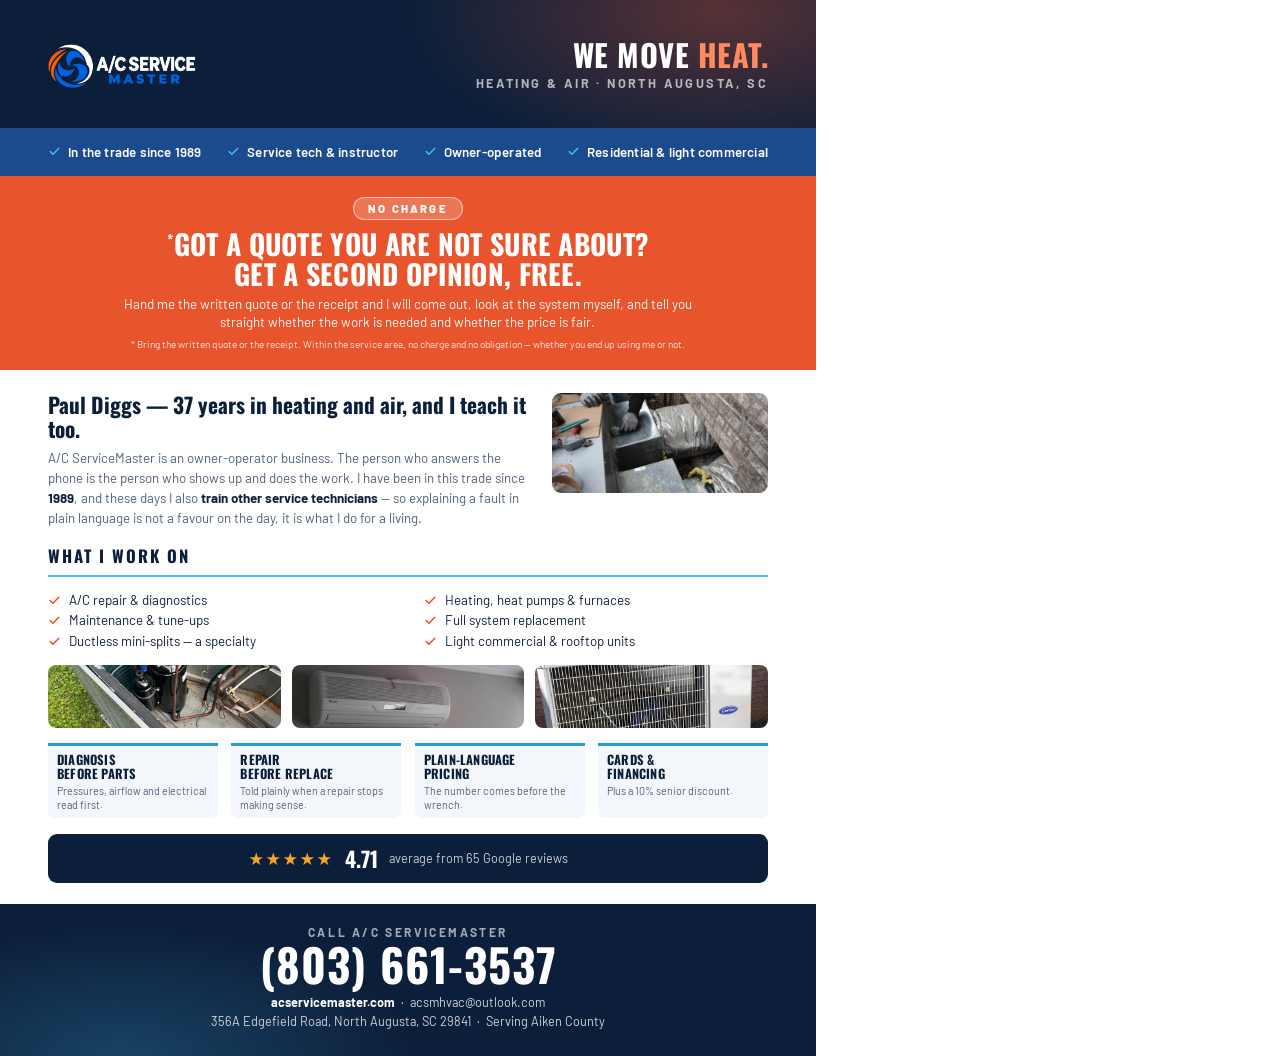
<file: flyer/flyer.html>
<!DOCTYPE html>
<html lang="en">
<head>
<meta charset="UTF-8">
<title>A/C ServiceMaster flyer</title>
<link href="https://fonts.googleapis.com/css2?family=Oswald:wght@500;600;700&family=Barlow:wght@400;500;600;700;800&display=swap" rel="stylesheet">
<style>
  @page{size:8.5in 11in;margin:0}
  *{margin:0;padding:0;box-sizing:border-box}
  :root{
    --navy:#1b4b8d; --navy-deep:#123763; --navy-ink:#0c1f3a;
    --sky:#44bff8; --sky-deep:#1e9de0; --sky-soft:#e8f6fe;
    --flame:#e8552d; --flame-deep:#c93f1c;
    --ink:#12203a; --ink-soft:#52627a; --line:#dfe7f0; --mist:#f3f7fb;
  }
  html,body{width:8.5in;height:11in}
  body{font-family:Barlow,system-ui,sans-serif;color:var(--ink);background:#fff;-webkit-font-smoothing:antialiased}
  .page{width:8.5in;height:11in;display:flex;flex-direction:column;overflow:hidden;position:relative}

  /* ---- header ---- */
  .head{flex:none;background:var(--navy-ink);padding:.30in .5in .27in;position:relative;overflow:hidden}
  .head::after{content:"";position:absolute;inset:0;background:radial-gradient(5in 2.4in at 88% 10%,rgba(232,85,45,.34),transparent 65%)}
  .head-in{position:relative;z-index:1;display:flex;align-items:center;justify-content:space-between;gap:.3in}
  .head img{height:.76in;width:auto;display:block}
  .head .tag{text-align:right}
  .head .tag b{display:block;font-family:Oswald,sans-serif;font-weight:700;font-size:23pt;color:#fff;line-height:1;letter-spacing:.5px}
  .head .tag b em{font-style:normal;color:#ff8a5c}
  .head .tag span{display:block;color:rgba(255,255,255,.66);font-size:9.5pt;letter-spacing:2.4px;text-transform:uppercase;font-weight:700;margin-top:5px}

  /* ---- hero strip ---- */
  .hero{flex:none;background:var(--navy);color:#fff;padding:.17in .5in;display:flex;align-items:center;justify-content:space-between;gap:.25in}
  .hero div{display:flex;align-items:center;gap:7px;font-size:10pt;font-weight:600;letter-spacing:.2px}
  .hero svg{width:13px;height:13px;flex:none;stroke:var(--sky);fill:none;stroke-width:2.6;stroke-linecap:round;stroke-linejoin:round}

  /* ---- second opinion ---- */
  .so{flex:none;background:var(--flame);color:#fff;padding:.22in .5in .2in;text-align:center}
  .so .flag{display:inline-block;background:rgba(255,255,255,.2);border:1.5px solid rgba(255,255,255,.55);
    font-size:8.5pt;font-weight:800;letter-spacing:2.2px;text-transform:uppercase;padding:4px 14px;border-radius:99px;margin-bottom:9px}
  .so h2{font-family:Oswald,sans-serif;font-weight:700;font-size:21pt;line-height:1.06;letter-spacing:.3px}
  .so h2 .star{font-size:.52em;vertical-align:super;line-height:0;margin-right:.05em;color:rgba(255,255,255,.9)}
  .so p{font-size:10pt;line-height:1.38;margin-top:6px;color:rgba(255,255,255,.95);max-width:6.4in;margin-left:auto;margin-right:auto}
  .so .fine{font-size:7.5pt;color:rgba(255,255,255,.82);margin-top:6px;line-height:1.3}

  /* ---- body ---- */
  .body{flex:1;min-height:0;padding:.24in .5in .22in;display:flex;flex-direction:column}
  .lead{display:flex;gap:.26in;align-items:flex-start;margin-bottom:.15in}
  .lead-txt{flex:1}
  .lead h3{font-family:Oswald,sans-serif;font-weight:700;font-size:16pt;color:var(--navy-ink);line-height:1.15;margin-bottom:7px}
  .lead p{font-size:10pt;line-height:1.5;color:var(--ink-soft)}
  .lead p b{color:var(--ink)}
  .lead-img{width:2.25in;flex:none}
  .lead-img img{width:100%;height:1.04in;object-fit:cover;border-radius:9px;display:block}

  .svc-title{font-family:Oswald,sans-serif;font-weight:700;font-size:12.5pt;color:var(--navy-ink);
    letter-spacing:2px;text-transform:uppercase;margin-bottom:.14in;padding-bottom:7px;border-bottom:2.5px solid var(--sky)}
  .svc{display:grid;grid-template-columns:1fr 1fr;gap:2px .34in;margin-bottom:.15in}
  .svc span{display:flex;gap:8px;align-items:flex-start;font-size:10pt;line-height:1.4;color:var(--ink)}
  .svc svg{width:13px;height:13px;flex:none;margin-top:3px;stroke:var(--flame);fill:none;stroke-width:3;stroke-linecap:round;stroke-linejoin:round}

  .strip{display:grid;grid-template-columns:repeat(3,1fr);gap:.11in;margin-bottom:.15in}
  .strip img{width:100%;height:.66in;object-fit:cover;border-radius:8px;display:block}

  .why{display:grid;grid-template-columns:repeat(4,1fr);gap:.14in;margin-bottom:.12in}
  .why div{background:var(--mist);border-top:3px solid var(--sky-deep);border-radius:0 0 7px 7px;padding:7px 9px}
  .why b{display:block;font-family:Oswald,sans-serif;font-size:9.5pt;color:var(--navy-ink);letter-spacing:.2px;line-height:1.15}
  .why small{font-size:8pt;color:var(--ink-soft);line-height:1.3;display:block;margin-top:2px}

  .rating{display:flex;align-items:center;justify-content:center;gap:11px;background:var(--navy-ink);color:#fff;
    border-radius:9px;padding:9px 14px;margin-top:auto}
  .rating .stars{color:#f5a623;font-size:13pt;letter-spacing:1.5px}
  .rating b{font-family:Oswald,sans-serif;font-size:16pt}
  .rating span{font-size:9.5pt;color:rgba(255,255,255,.78)}

  /* ---- footer ---- */
  .foot{flex:none;background:var(--navy-ink);color:#fff;padding:.22in .5in .26in;text-align:center;position:relative;overflow:hidden}
  .foot::after{content:"";position:absolute;inset:0;background:radial-gradient(4.5in 2in at 15% 100%,rgba(68,191,248,.22),transparent 68%)}
  .foot-in{position:relative;z-index:1}
  .foot .call{font-size:9pt;letter-spacing:2.6px;text-transform:uppercase;color:rgba(255,255,255,.62);font-weight:700}
  .foot .num{font-family:Oswald,sans-serif;font-weight:700;font-size:34pt;line-height:1.02;letter-spacing:1px;margin:2px 0 6px}
  .foot .meta{font-size:9.5pt;color:rgba(255,255,255,.8);line-height:1.5}
  .foot .meta b{color:#fff}
</style>
</head>
<body>
<div class="page">

  <div class="head">
    <div class="head-in">
      <img src="logo-light.png" alt="A/C ServiceMaster">
      <div class="tag">
        <b>WE MOVE <em>HEAT.</em></b>
        <span>Heating &amp; Air &middot; North Augusta, SC</span>
      </div>
    </div>
  </div>

  <div class="hero">
    <div><svg viewBox="0 0 24 24"><polyline points="20 6 9 17 4 12"/></svg> In the trade since 1989</div>
    <div><svg viewBox="0 0 24 24"><polyline points="20 6 9 17 4 12"/></svg> Service tech &amp; instructor</div>
    <div><svg viewBox="0 0 24 24"><polyline points="20 6 9 17 4 12"/></svg> Owner-operated</div>
    <div><svg viewBox="0 0 24 24"><polyline points="20 6 9 17 4 12"/></svg> Residential &amp; light commercial</div>
  </div>

  <div class="so">
    <span class="flag">No charge</span>
    <h2><sup class="star">*</sup>GOT A QUOTE YOU ARE NOT SURE ABOUT?<br>GET A SECOND OPINION, FREE.</h2>
    <p>Hand me the written quote or the receipt and I will come out, look at the system myself, and tell you straight whether the work is needed and whether the price is fair.</p>
    <p class="fine">* Bring the written quote or the receipt. Within the service area, no charge and no obligation &mdash; whether you end up using me or not.</p>
  </div>

  <div class="body">

    <div class="lead">
      <div class="lead-txt">
        <h3>Paul Diggs &mdash; 37 years in heating and air, and I teach it too.</h3>
        <p>A/C ServiceMaster is an owner-operator business. The person who answers the phone is the person who shows up and does the work. I have been in this trade since <b>1989</b>, and these days I also <b>train other service technicians</b> &mdash; so explaining a fault in plain language is not a favour on the day, it is what I do for a living.</p>
      </div>
      <div class="lead-img"><img src="p4.jpg" alt=""></div>
    </div>

    <div class="svc-title">What I work on</div>
    <div class="svc">
      <span><svg viewBox="0 0 24 24"><polyline points="20 6 9 17 4 12"/></svg> A/C repair &amp; diagnostics</span>
      <span><svg viewBox="0 0 24 24"><polyline points="20 6 9 17 4 12"/></svg> Heating, heat pumps &amp; furnaces</span>
      <span><svg viewBox="0 0 24 24"><polyline points="20 6 9 17 4 12"/></svg> Maintenance &amp; tune-ups</span>
      <span><svg viewBox="0 0 24 24"><polyline points="20 6 9 17 4 12"/></svg> Full system replacement</span>
      <span><svg viewBox="0 0 24 24"><polyline points="20 6 9 17 4 12"/></svg> Ductless mini-splits &mdash; a specialty</span>
      <span><svg viewBox="0 0 24 24"><polyline points="20 6 9 17 4 12"/></svg> Light commercial &amp; rooftop units</span>
    </div>

    <div class="strip">
      <img src="p1.jpg" alt=""><img src="p2.jpg" alt=""><img src="p3.jpg" alt="">
    </div>

    <div class="why">
      <div><b>DIAGNOSIS<br>BEFORE PARTS</b><small>Pressures, airflow and electrical read first.</small></div>
      <div><b>REPAIR<br>BEFORE REPLACE</b><small>Told plainly when a repair stops making sense.</small></div>
      <div><b>PLAIN-LANGUAGE<br>PRICING</b><small>The number comes before the wrench.</small></div>
      <div><b>CARDS &amp;<br>FINANCING</b><small>Plus a 10% senior discount.</small></div>
    </div>

    <div class="rating">
      <span class="stars">&#9733;&#9733;&#9733;&#9733;&#9733;</span>
      <b>4.71</b>
      <span>average from 65 Google reviews</span>
    </div>
  </div>

  <div class="foot">
    <div class="foot-in">
      <div class="call">Call A/C ServiceMaster</div>
      <div class="num">(803) 661-3537</div>
      <div class="meta">
        <b>acservicemaster.com</b> &nbsp;&middot;&nbsp; acsmhvac@outlook.com<br>
        356A Edgefield Road, North Augusta, SC 29841 &nbsp;&middot;&nbsp; Serving Aiken County
      </div>
    </div>
  </div>

</div>
</body>
</html>
</file>
<file: assets/css/style.css>
/* ============================================================
   A/C Service Master — "We Move Heat" — North Augusta, SC
   Built by 60minutesites.com.
   Structure follows the Clear Look Cleaning build; palette is
   cool navy/sky (the cooling half of the job) with a warm flame
   accent (the heating half) used only on call-to-actions.
   ============================================================ */

:root{
  --navy:#1b4b8d;
  --navy-deep:#123763;
  --navy-ink:#0c1f3a;
  --sky:#44bff8;
  --sky-deep:#1e9de0;
  --sky-soft:#e8f6fe;
  --ink:#12203a;
  --ink-soft:#52627a;
  --line:#dfe7f0;
  --mist:#f3f7fb;
  --white:#ffffff;
  --flame:#e8552d;
  --flame-deep:#c93f1c;
  --flame-soft:#fdeee8;
  --radius:16px;
  --shadow-sm:0 1px 3px rgba(12,31,58,.08),0 4px 14px rgba(12,31,58,.06);
  --shadow-md:0 6px 24px rgba(12,31,58,.12);
  --shadow-lg:0 18px 50px rgba(12,31,58,.22);
  --font-display:"Oswald",system-ui,sans-serif;
  --font-body:"Barlow",system-ui,sans-serif;
}

*{margin:0;padding:0;box-sizing:border-box}
html{scroll-behavior:smooth}
body{font-family:var(--font-body);color:var(--ink);background:var(--white);line-height:1.6;font-size:17px;-webkit-font-smoothing:antialiased}
img{max-width:100%;display:block}
a{color:var(--navy);text-decoration:none}
ul{list-style:none}
.container{width:min(1180px,92%);margin-inline:auto}
.icon{width:1.15em;height:1.15em;fill:none;stroke:currentColor;stroke-width:2;stroke-linecap:round;stroke-linejoin:round;vertical-align:-.18em}

h1,h2,h3,h4{font-family:var(--font-display);font-weight:600;line-height:1.12;color:var(--navy-ink);letter-spacing:.2px}

/* ---------- top utility bar ---------- */
.top-bar{background:var(--navy-deep);color:#cfe2f7;font-size:14px}
.top-bar .container{display:flex;align-items:center;justify-content:space-between;gap:16px;padding:7px 0}
.top-bar a{color:#fff;font-weight:600}
.top-bar .tb-item{display:inline-flex;align-items:center;gap:7px;white-space:nowrap}
.top-bar .tb-note{display:inline-flex;align-items:center;gap:7px}
@media(max-width:720px){.top-bar .tb-note{display:none}}

/* ---------- header ---------- */
.site-header{position:sticky;top:0;z-index:60;background:rgba(255,255,255,.96);backdrop-filter:blur(8px);border-bottom:1px solid var(--line)}
.nav-wrap{display:flex;align-items:center;justify-content:space-between;gap:18px;height:72px}
.brand{display:flex;align-items:center;gap:10px}
.brand-name{font-family:var(--font-display);font-weight:700;font-size:20px;letter-spacing:1px;color:var(--navy-ink);text-transform:uppercase;white-space:nowrap}
.brand-name .accent{color:var(--sky-deep)}
.brand-mark{width:34px;height:34px;flex:none}

.main-nav{display:flex;align-items:center;gap:26px;font-weight:600;font-size:15.5px;min-width:0}
.main-nav>a,.nav-drop>button{color:var(--ink);background:none;border:0;font:inherit;font-weight:600;cursor:pointer;display:inline-flex;align-items:center;gap:5px;padding:6px 0}
.main-nav>a:hover,.nav-drop>button:hover{color:var(--navy)}
.main-nav>a.active{color:var(--navy);box-shadow:0 2px 0 var(--sky)}
.nav-drop{position:relative}
.nav-drop .drop{position:absolute;top:calc(100% + 6px);left:-14px;background:#fff;border:1px solid var(--line);border-radius:12px;box-shadow:var(--shadow-md);min-width:250px;padding:8px;display:none;z-index:70}
.nav-drop:hover .drop,.nav-drop:focus-within .drop,.nav-drop.open .drop{display:block}
.drop a{display:block;padding:9px 12px;border-radius:8px;color:var(--ink);font-weight:500;font-size:15px}
.drop a:hover{background:var(--sky-soft);color:var(--navy)}
.drop .drop-head{font-size:12px;font-weight:700;letter-spacing:1.4px;text-transform:uppercase;color:var(--ink-soft);padding:8px 12px 4px}
.drop-cols{display:grid;grid-template-columns:1fr 1fr;min-width:430px}

.nav-cta{display:flex;align-items:center;gap:14px;flex:none}
.nav-phone{display:inline-flex;align-items:center;gap:8px;font-weight:700;color:var(--navy-ink);white-space:nowrap}
.nav-phone .icon{color:var(--sky-deep)}
@media(max-width:1460px){.nav-phone{display:none}}

.nav-toggle{display:none;flex-direction:column;gap:5px;background:none;border:0;cursor:pointer;padding:8px}
.nav-toggle span{width:24px;height:2.5px;background:var(--navy-ink);border-radius:2px;transition:.25s}

@media(max-width:920px){
  .main-nav{position:absolute;top:100%;left:0;right:0;background:#fff;flex-direction:column;align-items:flex-start;gap:0;padding:12px 6vw 22px;border-bottom:1px solid var(--line);box-shadow:var(--shadow-md);display:none;max-height:calc(100vh - 120px);overflow:auto}
  .main-nav.open{display:flex}
  .main-nav>a,.nav-drop>button{padding:11px 0;width:100%;font-size:17px}
  .main-nav>a.active{box-shadow:none;color:var(--navy)}
  .nav-drop{width:100%}
  .nav-drop .drop{position:static;display:none;border:0;box-shadow:none;padding:0 0 6px 14px;min-width:0}
  .nav-drop.open .drop{display:block}
  .drop-cols{grid-template-columns:1fr;min-width:0}
  .nav-toggle{display:flex}
}

/* ---------- buttons ---------- */
.btn{display:inline-flex;align-items:center;justify-content:center;gap:9px;font-family:var(--font-body);font-weight:700;letter-spacing:.3px;border-radius:11px;border:2px solid transparent;cursor:pointer;transition:.2s;text-align:center;white-space:nowrap}
.btn-sky{background:var(--sky);color:var(--navy-ink);border-color:var(--sky)}
.btn-sky:hover{background:var(--sky-deep);border-color:var(--sky-deep);color:#fff;transform:translateY(-1px)}
.btn-navy{background:var(--navy);color:#fff;border-color:var(--navy)}
.btn-navy:hover{background:var(--navy-deep);border-color:var(--navy-deep);transform:translateY(-1px)}
.btn-flame{background:var(--flame);color:#fff;border-color:var(--flame);box-shadow:0 10px 24px -12px rgba(232,85,45,.85)}
.btn-flame:hover{background:var(--flame-deep);border-color:var(--flame-deep);color:#fff;transform:translateY(-1px)}
.btn-ghost{background:transparent;color:#fff;border-color:rgba(255,255,255,.65)}
.btn-ghost:hover{background:rgba(255,255,255,.12)}
.btn-outline{background:transparent;color:var(--navy);border-color:var(--navy)}
.btn-outline:hover{background:var(--navy);color:#fff}
.btn-sm{padding:9px 18px;font-size:14.5px}
.btn-md{padding:12px 24px;font-size:16px}
.btn-lg{padding:15px 32px;font-size:17px}

/* ---------- hero (home) ---------- */
.hero{position:relative;color:#fff;overflow:hidden}
.hero-bg{position:absolute;inset:0;background-size:cover;background-position:center}
.hero-bg::after{content:"";position:absolute;inset:0;background:linear-gradient(100deg,rgba(9,26,50,.93) 0%,rgba(14,39,73,.82) 45%,rgba(18,55,99,.55) 100%)}
.hero-inner{position:relative;z-index:2;display:grid;grid-template-columns:1.15fr .85fr;gap:56px;align-items:center;padding:84px 0 96px}
.hero-eyebrow{display:inline-flex;align-items:center;gap:9px;font-size:13.5px;font-weight:700;letter-spacing:2.2px;text-transform:uppercase;color:var(--sky);margin-bottom:18px}
.hero-eyebrow::before{content:"";width:34px;height:2px;background:var(--sky)}
.hero h1{color:#fff;font-size:clamp(38px,5vw,58px);font-weight:700;text-transform:uppercase;letter-spacing:.5px;margin-bottom:20px}
.hero h1 .accent{color:var(--sky)}
.hero-sub{font-size:19px;color:rgba(255,255,255,.88);max-width:560px;margin-bottom:30px}
.hero-cta-row{display:flex;flex-wrap:wrap;gap:14px;margin-bottom:34px}
.hero-points{display:flex;flex-wrap:wrap;gap:10px 26px;font-size:15px;font-weight:600;color:rgba(255,255,255,.92)}
.hero-points span{display:inline-flex;align-items:center;gap:8px}
.hero-points .icon{color:var(--sky)}

/* hero estimate card */
.estimate-card{background:#fff;color:var(--ink);border-radius:20px;box-shadow:var(--shadow-lg);padding:30px 30px 26px;position:relative;max-width:460px;justify-self:end;width:100%}
.estimate-flag{position:absolute;top:-15px;right:22px;background:var(--sky);color:var(--navy-ink);font-weight:800;font-size:13.5px;letter-spacing:1.2px;text-transform:uppercase;padding:6px 16px;border-radius:999px;box-shadow:var(--shadow-sm);transform:rotate(2deg)}
.estimate-card h2{font-size:26px;margin-bottom:6px}
.estimate-card .form-note{font-size:14.5px;color:var(--ink-soft);margin-bottom:18px}

@media(max-width:980px){
  .hero-inner{grid-template-columns:1fr;gap:44px;padding:64px 0 72px}
  .estimate-card{justify-self:stretch;max-width:640px;margin-inline:auto}
}

/* ---------- forms ---------- */
.field{display:flex;flex-direction:column;gap:6px;margin-bottom:14px}
.field label{font-size:13px;font-weight:700;letter-spacing:1px;text-transform:uppercase;color:var(--navy-ink)}
.field .req{color:var(--sky-deep)}
.field input,.field select,.field textarea{font:inherit;font-size:16px;padding:11px 14px;border:1.5px solid var(--line);border-radius:10px;background:#fff;color:var(--ink);width:100%;transition:border-color .15s}
.field input:focus,.field select:focus,.field textarea:focus{outline:none;border-color:var(--sky-deep);box-shadow:0 0 0 3px rgba(68,191,248,.18)}
.field textarea{resize:vertical;min-height:96px}
.form-consent{display:flex;gap:9px;align-items:flex-start;font-size:13px;color:var(--ink-soft);margin:4px 0 14px;line-height:1.45}
.form-consent input{margin-top:3px}
.form-status{font-size:14.5px;font-weight:600;min-height:2px;margin-bottom:6px}
.form-status.ok{color:#0d7a3f}
.form-status.err{color:#c02626}
.form-grid{display:grid;grid-template-columns:1fr 1fr;gap:0 14px}
.form-grid .full{grid-column:1/-1}
@media(max-width:560px){.form-grid{grid-template-columns:1fr}}

/* ---------- sections ---------- */
.section{padding:88px 0}
.section-mist{background:var(--mist)}
.section-head{max-width:720px;margin-bottom:52px}
.section-head.center{margin-inline:auto;text-align:center}
.eyebrow{display:inline-block;font-size:13px;font-weight:700;letter-spacing:2.4px;text-transform:uppercase;color:var(--sky-deep);margin-bottom:12px}
.section-title{font-size:clamp(30px,3.6vw,42px);text-transform:uppercase;letter-spacing:.4px;margin-bottom:14px}
.section-sub{font-size:18px;color:var(--ink-soft)}

/* ---------- trust strip ---------- */
.trust-strip{background:#fff;border-bottom:1px solid var(--line)}
.trust-grid{display:grid;grid-template-columns:repeat(3,1fr);gap:26px;padding:34px 0}
.trust-item{display:flex;align-items:center;gap:16px}
.trust-ico{width:52px;height:52px;flex:none;border-radius:14px;background:var(--sky-soft);color:var(--navy);display:grid;place-items:center}
.trust-ico .icon{width:24px;height:24px}
.trust-item b{display:block;font-family:var(--font-display);font-size:17.5px;letter-spacing:.4px;text-transform:uppercase;color:var(--navy-ink)}
.trust-item small{color:var(--ink-soft);font-size:14.5px}
@media(max-width:860px){.trust-grid{grid-template-columns:1fr;gap:18px;padding:26px 0}}

/* ---------- about split ---------- */
.about-grid{display:grid;grid-template-columns:1fr 1fr;gap:64px;align-items:center}
.about-media{position:relative}
.about-media img{border-radius:20px;box-shadow:var(--shadow-md);aspect-ratio:4/3.4;object-fit:cover;width:100%}
.about-chip{position:absolute;left:-18px;bottom:26px;background:var(--navy);color:#fff;border-radius:14px;padding:16px 22px;box-shadow:var(--shadow-md)}
.about-chip b{font-family:var(--font-display);font-size:22px;letter-spacing:.6px;display:block}
.about-chip small{color:#bcd7f5;font-size:13.5px;letter-spacing:.6px;text-transform:uppercase}
.check-list{margin:22px 0 30px;display:grid;gap:12px}
.check-list li{display:flex;gap:12px;align-items:flex-start;font-weight:600;color:var(--ink)}
.check-list .icon{color:var(--sky-deep);flex:none;margin-top:3px;width:20px;height:20px}
@media(max-width:940px){.about-grid{grid-template-columns:1fr;gap:44px}.about-chip{left:14px}}

/* ---------- service cards ---------- */
.svc-grid{display:grid;grid-template-columns:repeat(auto-fill,minmax(300px,1fr));gap:26px}
.svc-card{background:#fff;border:1px solid var(--line);border-radius:var(--radius);overflow:hidden;display:flex;flex-direction:column;box-shadow:var(--shadow-sm);transition:.25s}
.svc-card:hover{box-shadow:var(--shadow-md);transform:translateY(-4px)}
.svc-card .media{aspect-ratio:16/9.5;overflow:hidden}
.svc-card .media img{width:100%;height:100%;object-fit:cover;transition:transform .5s}
.svc-card:hover .media img{transform:scale(1.05)}
.svc-card .body{padding:22px 24px 24px;display:flex;flex-direction:column;flex:1}
.svc-card h3{font-size:21px;letter-spacing:.4px;text-transform:uppercase;margin-bottom:8px}
.svc-card p{color:var(--ink-soft);font-size:15.5px;flex:1}
.svc-card .more{margin-top:16px;font-weight:700;color:var(--navy);display:inline-flex;align-items:center;gap:7px;font-size:15px}
.svc-card:hover .more{color:var(--sky-deep)}

/* ---------- reviews marquee ---------- */
.reviews-section{background:var(--white);overflow:hidden}
.rv-summary{display:inline-flex;align-items:center;gap:12px;margin-top:20px;background:var(--mist);border:1px solid var(--line);border-radius:999px;padding:10px 22px}
.rv-summary b{font-family:var(--font-display);font-size:24px;color:var(--navy-ink);line-height:1}
.rv-summary span{color:var(--ink-soft);font-size:15px}
.rv-stars{display:inline-flex;gap:3px;color:#f5b301}
.rv-stars .icon{width:18px;height:18px;fill:#f5b301;stroke:#f5b301}

.rv-marquee{position:relative;margin-top:8px;
  -webkit-mask-image:linear-gradient(90deg,transparent,#000 7%,#000 93%,transparent);
  mask-image:linear-gradient(90deg,transparent,#000 7%,#000 93%,transparent)}
.rv-track{display:flex;width:max-content;animation:rv-scroll 42s linear infinite}
.rv-marquee:hover .rv-track,.rv-marquee:focus-within .rv-track{animation-play-state:paused}
.rv-set{display:flex;gap:22px;padding:22px 11px}
@keyframes rv-scroll{from{transform:translateX(0)}to{transform:translateX(-50%)}}

.rv-card{flex:0 0 380px;background:#fff;border:1px solid var(--line);border-radius:var(--radius);box-shadow:var(--shadow-sm);padding:26px 26px 22px;display:flex;flex-direction:column;gap:14px}
.rv-body{color:var(--ink-soft);font-size:16.5px;line-height:1.6;flex:1}
.rv-meta{display:flex;align-items:center;gap:12px;border-top:1px solid var(--line);padding-top:14px}
.rv-avatar{width:42px;height:42px;flex:none;border-radius:50%;background:var(--navy);color:#fff;display:grid;place-items:center;font-family:var(--font-display);font-size:19px;letter-spacing:.5px}
.rv-meta b{display:block;font-family:var(--font-display);font-size:16.5px;letter-spacing:.4px;color:var(--navy-ink)}
.rv-meta small{color:var(--ink-soft);font-size:13.5px}
.rv-actions{display:flex;flex-wrap:wrap;gap:14px;justify-content:center;margin-top:22px}
@media(max-width:560px){.rv-card{flex-basis:290px}}
@media(prefers-reduced-motion:reduce){
  .rv-track{animation:none;width:100%;overflow-x:auto;scroll-snap-type:x mandatory}
  .rv-card{scroll-snap-align:center}
  .rv-marquee{-webkit-mask-image:none;mask-image:none}
}

/* ---------- FAQ ---------- */
.faq-wrap{max-width:820px;margin-inline:auto}
.faq-item{border:1px solid var(--line);border-radius:14px;background:#fff;margin-bottom:12px;overflow:hidden}
.faq-item summary{list-style:none;cursor:pointer;display:flex;align-items:center;justify-content:space-between;gap:16px;padding:19px 22px;font-weight:700;font-size:17px;color:var(--navy-ink)}
.faq-item summary::-webkit-details-marker{display:none}
.faq-item summary .icon{flex:none;color:var(--sky-deep);transition:transform .25s}
.faq-item[open] summary .icon{transform:rotate(45deg)}
.faq-item .faq-a{padding:0 22px 20px;color:var(--ink-soft)}

/* ---------- areas ---------- */
.area-grid{display:grid;grid-template-columns:repeat(auto-fill,minmax(215px,1fr));gap:18px}
.area-card{position:relative;border-radius:14px;overflow:hidden;aspect-ratio:16/10;display:block;box-shadow:var(--shadow-sm)}
.area-card img{width:100%;height:100%;object-fit:cover;transition:transform .5s}
.area-card:hover img{transform:scale(1.06)}
.area-card::after{content:"";position:absolute;inset:0;background:linear-gradient(180deg,rgba(9,26,50,0) 30%,rgba(9,26,50,.85) 100%)}
.area-card .label{position:absolute;left:16px;right:12px;bottom:12px;z-index:2;color:#fff}
.area-card .label b{font-family:var(--font-display);font-size:19px;letter-spacing:.6px;text-transform:uppercase;display:block}
.area-card .label small{color:#bcd7f5;font-size:12.5px;letter-spacing:.8px;text-transform:uppercase}

/* ---------- CTA band ---------- */
.cta-band{position:relative;background:linear-gradient(115deg,var(--navy-ink) 0%,var(--navy) 62%,#1c5aa8 100%);color:#fff;text-align:center;padding:96px 0;overflow:hidden}
.cta-band::before{content:"";position:absolute;inset:0;background:radial-gradient(700px 300px at 85% 15%,rgba(68,191,248,.18),transparent 65%)}
.cta-band .container{position:relative;z-index:2;max-width:820px}
.cta-band h2{color:#fff;font-size:clamp(30px,4vw,46px);text-transform:uppercase;letter-spacing:.5px;margin-bottom:16px}
.cta-band p{font-size:19px;color:rgba(255,255,255,.85);margin-bottom:32px}
.cta-band .cta-row{display:flex;flex-wrap:wrap;gap:14px;justify-content:center}

/* ---------- page hero (interior) ---------- */
.page-hero{position:relative;color:#fff;overflow:hidden}
.page-hero .hero-bg::after{background:linear-gradient(100deg,rgba(9,26,50,.9) 0%,rgba(14,39,73,.78) 55%,rgba(18,55,99,.6) 100%)}
.page-hero-inner{position:relative;z-index:2;padding:84px 0;max-width:820px}
.page-hero .crumb{display:inline-flex;align-items:center;gap:8px;color:#bcd7f5;font-size:14px;font-weight:600;letter-spacing:1.2px;text-transform:uppercase;margin-bottom:16px}
.page-hero .crumb a{color:var(--sky)}
.page-hero h1{color:#fff;font-size:clamp(32px,4.4vw,50px);text-transform:uppercase;letter-spacing:.4px;margin-bottom:16px}
.page-hero .lede{font-size:19px;color:rgba(255,255,255,.88)}
.page-hero.solid{background:linear-gradient(115deg,var(--navy-ink),var(--navy))}

/* ---------- two-col content ---------- */
.split{display:grid;grid-template-columns:1.05fr .95fr;gap:56px;align-items:start}
@media(max-width:900px){.split{grid-template-columns:1fr;gap:36px}}
.prose p{margin-bottom:18px;color:var(--ink-soft);font-size:17.5px}
.prose p strong{color:var(--ink)}
.prose h2{font-size:26px;text-transform:uppercase;letter-spacing:.4px;margin:34px 0 14px}
.prose ul{margin:0 0 18px;display:grid;gap:10px}
.prose ul li{display:flex;gap:11px;align-items:flex-start;color:var(--ink-soft)}
.prose ul li .icon{color:var(--sky-deep);flex:none;margin-top:4px;width:18px;height:18px}
.prose ul li b{color:var(--ink)}

.side-card{background:var(--mist);border:1px solid var(--line);border-radius:var(--radius);padding:30px}
.side-card h3{font-size:21px;text-transform:uppercase;letter-spacing:.5px;margin-bottom:18px}
.side-card .check-list{margin:0 0 4px}
.side-card + .side-card{margin-top:22px}
.side-card.navy{background:var(--navy);border-color:var(--navy);color:#fff}
.side-card.navy h3{color:#fff}
.side-card.navy p{color:#cfe2f7;font-size:15.5px;margin-bottom:18px}

/* ---------- contact page ---------- */
.contact-lines{display:grid;gap:20px;margin-top:28px}
.contact-line{display:flex;gap:16px;align-items:flex-start}
.contact-line .ico{width:46px;height:46px;flex:none;border-radius:12px;background:var(--sky-soft);color:var(--navy);display:grid;place-items:center}
.contact-line b{display:block;font-family:var(--font-display);letter-spacing:.5px;text-transform:uppercase;font-size:15.5px;color:var(--navy-ink)}
.contact-line a,.contact-line .val{color:var(--ink-soft);font-size:16.5px}
.contact-line a:hover{color:var(--navy)}
.map-embed{border-radius:var(--radius);overflow:hidden;border:1px solid var(--line);box-shadow:var(--shadow-sm);margin-top:64px}
.map-embed iframe{display:block;width:100%;height:420px;border:0}
.form-panel{background:#fff;border:1px solid var(--line);border-radius:var(--radius);box-shadow:var(--shadow-sm);padding:32px}
.form-panel h3{font-size:23px;text-transform:uppercase;letter-spacing:.4px;margin-bottom:6px}
.form-panel .form-note{font-size:14.5px;color:var(--ink-soft);margin-bottom:20px}

/* ---------- blog ---------- */
.blog-grid{display:grid;grid-template-columns:repeat(auto-fill,minmax(300px,1fr));gap:26px}
.post-card{background:#fff;border:1px solid var(--line);border-radius:var(--radius);overflow:hidden;display:flex;flex-direction:column;box-shadow:var(--shadow-sm);transition:.25s}
.post-card:hover{box-shadow:var(--shadow-md);transform:translateY(-4px)}
.post-card .media{aspect-ratio:16/9.5;overflow:hidden}
.post-card .media img{width:100%;height:100%;object-fit:cover;transition:transform .5s}
.post-card:hover .media img{transform:scale(1.05)}
.post-card .body{padding:22px 24px 24px;display:flex;flex-direction:column;flex:1}
.post-meta{display:flex;flex-wrap:wrap;gap:6px 18px;font-size:13.5px;color:var(--ink-soft);margin-bottom:12px}
.post-meta span{display:inline-flex;align-items:center;gap:6px}
.post-meta .icon{width:15px;height:15px;color:var(--sky-deep)}
.post-card h3{font-size:19.5px;letter-spacing:.2px;margin-bottom:10px;line-height:1.28}
.post-card h3 a{color:var(--navy-ink)}
.post-card h3 a:hover{color:var(--navy)}
.post-card p{color:var(--ink-soft);font-size:15.5px;flex:1}
.post-card .more{margin-top:16px;font-weight:700;color:var(--navy);display:inline-flex;align-items:center;gap:7px;font-size:15px}

.article{max-width:780px;margin-inline:auto}
.article .prose h2{margin-top:40px}
.article-cta{margin-top:48px;background:var(--mist);border:1px solid var(--line);border-radius:var(--radius);padding:34px;text-align:center}
.article-cta h3{font-size:24px;text-transform:uppercase;letter-spacing:.4px;margin-bottom:8px}
.article-cta p{color:var(--ink-soft);margin-bottom:22px}

/* ---------- review page ---------- */
.review-box{max-width:640px;margin-inline:auto;text-align:center;background:#fff;border:1px solid var(--line);border-radius:20px;box-shadow:var(--shadow-sm);padding:48px 38px}
.stars{display:flex;justify-content:center;gap:10px;margin:26px 0 8px}
.stars button{background:none;border:0;cursor:pointer;padding:4px}
.stars .icon{width:44px;height:44px;stroke:#c8d5e4;fill:none;transition:.15s}
.stars button:hover .icon,.stars button.lit .icon{stroke:#f5b301;fill:#f5b301}
.review-step{display:none}
.review-step.active{display:block}
.review-box .prose-plain{color:var(--ink-soft);font-size:16.5px}

/* ---------- legal ---------- */
.legal{max-width:780px;margin-inline:auto}
.legal h2{font-size:22px;letter-spacing:.4px;text-transform:uppercase;margin:34px 0 12px}
.legal p,.legal li{color:var(--ink-soft);font-size:16px;margin-bottom:12px}
.legal ul{list-style:disc;padding-left:22px;margin-bottom:16px}
.legal .updated{font-size:14px;color:var(--ink-soft);letter-spacing:.6px;text-transform:uppercase;margin-bottom:28px}

/* ---------- footer ---------- */
.site-footer{background:var(--navy-ink);color:#b9c9de;font-size:15.5px}
.footer-grid{display:grid;grid-template-columns:1.3fr 1fr 1fr 1.2fr;gap:44px;padding:70px 0 50px}
.site-footer h4{color:#fff;font-size:15px;letter-spacing:1.8px;text-transform:uppercase;margin-bottom:18px}
.site-footer a{color:#b9c9de}
.site-footer a:hover{color:var(--sky)}
.footer-brand .brand-name{color:#fff;font-size:20px}
.footer-brand p{margin-top:14px;font-size:15px;line-height:1.65;color:#93a9c4}
.footer-links li{margin-bottom:10px}
.footer-contact li{display:flex;gap:10px;align-items:flex-start;margin-bottom:12px}
.footer-contact .icon{color:var(--sky);flex:none;margin-top:4px}
.footer-bottom{border-top:1px solid rgba(255,255,255,.1);padding:22px 0;display:flex;flex-wrap:wrap;gap:10px 24px;align-items:center;justify-content:space-between;font-size:14px;color:#7f96b3}
.footer-bottom a{color:#a9bdd6}
@media(max-width:940px){.footer-grid{grid-template-columns:1fr 1fr;gap:36px}}
@media(max-width:560px){.footer-grid{grid-template-columns:1fr}}

/* ---------- reveal animation ---------- */
.reveal{opacity:0;transform:translateY(30px);transition:opacity .75s cubic-bezier(.22,.7,.3,1),transform .75s cubic-bezier(.22,.7,.3,1)}
.reveal.in{opacity:1;transform:none}
@media(prefers-reduced-motion:reduce){.reveal{opacity:1;transform:none;transition:none}}

/* ---------- 404 / thank you ---------- */
.center-page{min-height:58vh;display:grid;place-items:center;text-align:center;padding:80px 0}
.center-page h1{font-size:clamp(34px,5vw,52px);text-transform:uppercase;margin-bottom:14px}
.center-page p{color:var(--ink-soft);font-size:18px;margin-bottom:28px;max-width:520px}


/* ============================================================
   A/C Service Master additions
   ============================================================ */

/* the hero accent word — "heat" runs warm, everything else cool */
.hero h1 .flame{color:#ff8a5c}

/* ---------- hero call card (replaces the estimate form: calls only) ---------- */
.call-card{text-align:center}
.call-card .cc-flag{position:absolute;top:-13px;left:50%;transform:translateX(-50%);background:var(--flame);color:#fff;font-size:12px;font-weight:800;letter-spacing:1.3px;text-transform:uppercase;padding:6px 16px;border-radius:999px;white-space:nowrap}
.call-card .cc-label{display:block;font-size:12.5px;font-weight:800;letter-spacing:1.6px;text-transform:uppercase;color:var(--ink-soft);margin-bottom:8px}
.call-card .cc-number{display:block;font-family:var(--font-display);font-weight:700;font-size:clamp(32px,4.6vw,42px);color:var(--navy-ink);line-height:1.05;letter-spacing:.5px}
.call-card .cc-number:hover{color:var(--flame)}
.call-card .cc-sub{font-size:14.5px;color:var(--ink-soft);margin:8px 0 18px}
.call-card .cc-rule{display:flex;align-items:center;gap:12px;margin:20px 0 14px}
.call-card .cc-rule::before,.call-card .cc-rule::after{content:"";height:1px;background:var(--line);flex:1}
.call-card .cc-rule span{font-size:11.5px;font-weight:800;letter-spacing:1.4px;text-transform:uppercase;color:var(--ink-soft)}
.call-card .cc-list{text-align:left;display:grid;gap:10px}
.call-card .cc-list li{display:flex;gap:10px;align-items:flex-start;font-size:15px;color:var(--ink-soft)}
.call-card .cc-list .icon{color:var(--sky-deep);flex:none;margin-top:3px}
.call-card .cc-fine{font-size:13.5px;color:var(--ink-soft);margin-top:16px;line-height:1.5}

/* ---------- rating breakdown in the reviews header ---------- */
.rv-summary .rv-stars .icon{fill:#f5a623;stroke:none;width:19px;height:19px}
.rv-card .rv-stars .icon{fill:#f5a623;stroke:none;width:17px;height:17px}
.rv-source{font-size:13.5px;color:var(--ink-soft);margin-top:18px}
.rv-source a{font-weight:600}

/* ---------- "how it works" explainer ---------- */
.how-grid{display:grid;grid-template-columns:1.05fr .95fr;gap:56px;align-items:center}
.how-grid img{border-radius:var(--radius);box-shadow:var(--shadow-md);width:100%;aspect-ratio:10/7;object-fit:cover}
.how-steps{display:grid;gap:20px;margin:26px 0 0;counter-reset:step}
.how-steps li{display:flex;gap:16px;align-items:flex-start}
.how-steps .n{flex:none;width:38px;height:38px;border-radius:11px;background:var(--navy);color:#fff;font-family:var(--font-display);font-weight:700;font-size:17px;display:grid;place-items:center}
.how-steps b{display:block;font-family:var(--font-display);font-size:18px;color:var(--navy-ink);margin-bottom:3px}
.how-steps p{color:var(--ink-soft);font-size:15.5px;margin:0}

/* ---------- training band ---------- */
.training-band{background:var(--navy-ink);color:#cfe0f4;position:relative;overflow:hidden}
.training-band::after{content:"";position:absolute;inset:0;background:radial-gradient(900px 420px at 88% 8%,rgba(232,85,45,.26),transparent 66%);pointer-events:none}
.training-band .container{position:relative;z-index:1}
.training-grid{display:grid;grid-template-columns:1.08fr .92fr;gap:56px;align-items:center}
.training-band .eyebrow{color:#ff9f7d}
.training-band h2{color:#fff}
.training-band .section-sub{color:rgba(255,255,255,.78)}
.training-band img{border-radius:var(--radius);box-shadow:var(--shadow-lg);width:100%;aspect-ratio:10/7;object-fit:cover}
.training-band .check-list li{color:rgba(255,255,255,.85)}
.training-band .check-list .icon{color:var(--flame)}
.t-note{font-size:14px;color:rgba(255,255,255,.55);margin-top:18px;max-width:54ch}

/* ---------- contact / area helpers ---------- */
.area-note{text-align:center;margin-top:28px;color:var(--ink-soft)}
.area-chips{display:flex;flex-wrap:wrap;gap:9px;justify-content:center;margin-top:26px;padding:0}
.area-chips li{background:#fff;border:1px solid var(--line);border-radius:999px;padding:7px 15px;font-size:14.5px;font-weight:500;color:var(--ink)}

/* ---------- sticky mobile call bar ---------- */
.callbar{display:none}
@media(max-width:760px){
  body{padding-bottom:70px}
  .callbar{display:flex;position:fixed;left:0;right:0;bottom:0;z-index:80;gap:9px;padding:9px 12px;
    background:rgba(255,255,255,.97);backdrop-filter:blur(10px);border-top:1px solid var(--line)}
  .callbar .btn{flex:1;padding:13px 10px;font-size:15px}
  .how-grid,.training-grid{grid-template-columns:1fr;gap:34px}
}
@media(max-width:920px){
  .how-grid,.training-grid{grid-template-columns:1fr;gap:38px}
}
@media(prefers-reduced-motion:reduce){
  .rv-track{animation:none!important}
  .reveal{opacity:1!important;transform:none!important}
}

@media(max-width:760px){
  /* the sticky call bar takes over here, so the header CTA is a duplicate */
  .nav-cta .btn-sm{display:none}
}
@media(max-width:560px){
  .brand-name{font-size:17px}
}




/* nav gained two more items once the work gallery landed — keep it on one line */
.main-nav>a,.nav-drop>button{white-space:nowrap}
@media(max-width:1240px){.main-nav{gap:18px;font-size:15px}}
@media(max-width:1120px){.main-nav{gap:14px;font-size:14.5px}}

/* ---------- recent work carousel (Paul's own job photos) ---------- */
.gal{position:relative;margin-top:8px}
.gal-track{
  display:flex;gap:16px;overflow-x:auto;scroll-snap-type:x mandatory;
  scroll-behavior:smooth;padding:4px;margin:-4px;
  scrollbar-width:none;-ms-overflow-style:none
}
.gal-track::-webkit-scrollbar{display:none}
.gal-item{
  flex:0 0 calc((100% - 48px)/4);scroll-snap-align:start;
  position:relative;padding:0;border:0;background:var(--mist);cursor:pointer;
  border-radius:var(--radius);overflow:hidden;box-shadow:var(--shadow-sm);
  aspect-ratio:4/3;transition:transform .2s ease,box-shadow .2s ease
}
.gal-item:hover,.gal-item:focus-visible{transform:translateY(-3px);box-shadow:var(--shadow-md);outline:none}
.gal-item:focus-visible{box-shadow:0 0 0 3px var(--sky),var(--shadow-md)}
.gal-item img{width:100%;height:100%;object-fit:cover;display:block}
.gal-cap{
  position:absolute;left:0;right:0;bottom:0;padding:30px 13px 11px;text-align:left;
  background:linear-gradient(to top,rgba(12,31,58,.92),rgba(12,31,58,0));
  color:#fff;font-family:var(--font-body);font-size:13px;line-height:1.35;font-weight:500
}
.gal-nav{
  position:absolute;top:50%;transform:translateY(-50%);z-index:3;
  width:46px;height:46px;border-radius:50%;border:1px solid var(--line);
  background:#fff;color:var(--navy-ink);cursor:pointer;display:grid;place-items:center;
  box-shadow:var(--shadow-md);transition:.2s
}
.gal-nav svg{width:22px;height:22px;fill:none;stroke:currentColor;stroke-width:2.4;stroke-linecap:round;stroke-linejoin:round}
.gal-nav:hover{background:var(--navy);color:#fff;border-color:var(--navy)}
.gal-nav[disabled]{opacity:.32;cursor:default;pointer-events:none}
.gal-prev{left:-20px}
.gal-next{right:-20px}
.gal-dots{display:flex;justify-content:center;gap:8px;margin-top:22px}
.gal-dots button{
  width:9px;height:9px;padding:0;border:0;border-radius:50%;background:var(--line);
  cursor:pointer;transition:.2s
}
.gal-dots button[aria-selected="true"]{background:var(--flame);width:26px;border-radius:99px}

@media(max-width:1180px){.gal-prev{left:-8px}.gal-next{right:-8px}}
@media(max-width:1080px){.gal-item{flex-basis:calc((100% - 32px)/3)}}
@media(max-width:760px){
  .gal-item{flex-basis:calc((100% - 16px)/2)}
  .gal-track{gap:11px}
  .gal-nav{width:40px;height:40px}
  .gal-prev{left:-6px}.gal-next{right:-6px}
  .gal-cap{font-size:11.5px;padding:24px 10px 9px}
}
@media(max-width:470px){.gal-item{flex-basis:82%}}

/* ---------- lightbox ---------- */
.lightbox{
  position:fixed;inset:0;z-index:200;display:grid;
  grid-template-columns:auto 1fr auto;align-items:center;gap:10px;padding:20px;
  background:rgba(8,18,34,.94);backdrop-filter:blur(6px)
}
.lightbox[hidden]{display:none}
.lb-stage{margin:0;display:flex;flex-direction:column;align-items:center;gap:14px;min-width:0}
.lb-stage img{
  max-width:100%;max-height:78vh;width:auto;height:auto;
  border-radius:12px;box-shadow:0 30px 80px rgba(0,0,0,.55);background:#0c1f3a
}
.lb-stage figcaption{text-align:center;color:#fff;font-size:15px;line-height:1.4;max-width:60ch}
.lb-stage figcaption small{display:block;color:rgba(255,255,255,.5);font-size:13px;margin-top:5px}
.lb-nav,.lb-close{
  border:1px solid rgba(255,255,255,.25);background:rgba(255,255,255,.08);color:#fff;
  border-radius:50%;cursor:pointer;display:grid;place-items:center;transition:.2s;flex:none
}
.lb-nav{width:52px;height:52px}
.lb-nav svg,.lb-close svg{width:24px;height:24px;fill:none;stroke:currentColor;stroke-width:2.2;stroke-linecap:round;stroke-linejoin:round}
.lb-nav:hover,.lb-close:hover{background:var(--flame);border-color:var(--flame)}
.lb-close{position:absolute;top:18px;right:18px;width:44px;height:44px;z-index:2}
@media(max-width:760px){
  .lightbox{grid-template-columns:1fr;padding:14px}
  .lb-stage img{max-height:64vh}
  .lb-nav{position:absolute;bottom:20px;width:46px;height:46px}
  .lb-prev{left:22%}
  .lb-next{right:22%}
  .lb-stage figcaption{font-size:14px;padding-bottom:64px}
}
@media(prefers-reduced-motion:reduce){.gal-track{scroll-behavior:auto}}
.gal-count{text-align:center;margin-top:14px;font-size:13.5px;font-weight:600;color:var(--ink-soft);letter-spacing:.4px}
.gal-dots[hidden]{display:none}
@media(min-width:761px){.gal-count{display:none}}


/* ---------- brand logo ----------
   The supplied logo stacks a wordmark beside the mark, so it needs real height
   to stay legible — the header grows to suit it rather than shrinking the logo. */
.brand-logo{height:68px;width:auto;display:block}
.site-header .nav-wrap{height:98px}
html{scroll-padding-top:130px}
@media(max-width:920px){.brand-logo{height:56px}.site-header .nav-wrap{height:84px}}
@media(max-width:560px){.brand-logo{height:48px}.site-header .nav-wrap{height:74px}}
.footer-brand .brand-logo{height:74px;margin-bottom:10px}

/* ---------- "coming soon" flags ---------- */
.soon-badge{
  display:inline-block;vertical-align:middle;margin-left:10px;
  background:var(--flame);color:#fff;font-family:var(--font-body);font-weight:800;
  font-size:12px;letter-spacing:1.2px;text-transform:uppercase;
  padding:5px 12px;border-radius:999px;white-space:nowrap;position:relative;top:-3px
}
.soon-badge.soon-sm{font-size:10.5px;padding:4px 9px;letter-spacing:1px;margin-left:8px}
.training-band .soon-badge{background:var(--flame);box-shadow:0 0 0 4px rgba(232,85,45,.18)}
.soon-dot{
  display:inline-block;width:7px;height:7px;border-radius:50%;background:var(--flame);
  margin-left:5px;vertical-align:middle;animation:soonPulse 2s ease-in-out infinite
}
@keyframes soonPulse{0%,100%{opacity:1;transform:scale(1)}50%{opacity:.45;transform:scale(.8)}}

/* ---------- scroll motion ---------- */
/* stagger children of a revealed grid so rows arrive in sequence */
.reveal-stagger>*{opacity:0;transform:translateY(26px);
  transition:opacity .6s cubic-bezier(.22,.7,.3,1),transform .6s cubic-bezier(.22,.7,.3,1)}
.reveal-stagger.in>*{opacity:1;transform:none}
.reveal-stagger.in>*:nth-child(1){transition-delay:.04s}
.reveal-stagger.in>*:nth-child(2){transition-delay:.12s}
.reveal-stagger.in>*:nth-child(3){transition-delay:.20s}
.reveal-stagger.in>*:nth-child(4){transition-delay:.28s}
.reveal-stagger.in>*:nth-child(5){transition-delay:.36s}
.reveal-stagger.in>*:nth-child(6){transition-delay:.44s}
.reveal-stagger.in>*:nth-child(7){transition-delay:.52s}
.reveal-stagger.in>*:nth-child(8){transition-delay:.60s}
/* directional variants */
.reveal-left{opacity:0;transform:translateX(-34px);transition:opacity .75s cubic-bezier(.22,.7,.3,1),transform .75s cubic-bezier(.22,.7,.3,1)}
.reveal-right{opacity:0;transform:translateX(34px);transition:opacity .75s cubic-bezier(.22,.7,.3,1),transform .75s cubic-bezier(.22,.7,.3,1)}
.reveal-left.in,.reveal-right.in{opacity:1;transform:none}
.reveal-zoom{opacity:0;transform:scale(.94);transition:opacity .8s ease,transform .8s cubic-bezier(.22,.7,.3,1)}
.reveal-zoom.in{opacity:1;transform:none}
/* counters and the hero settle in on load rather than on scroll */
@keyframes heroRise{from{opacity:0;transform:translateY(26px)}to{opacity:1;transform:none}}
.hero-inner>div>*{animation:heroRise .8s cubic-bezier(.22,.7,.3,1) both}
.hero-inner>div>*:nth-child(1){animation-delay:.05s}
.hero-inner>div>*:nth-child(2){animation-delay:.14s}
.hero-inner>div>*:nth-child(3){animation-delay:.23s}
.hero-inner>div>*:nth-child(4){animation-delay:.32s}
.hero-inner>div>*:nth-child(5){animation-delay:.41s}
.hero-inner .call-card{animation:heroRise .9s cubic-bezier(.22,.7,.3,1) .28s both}
/* the dark bands get a slow drift on their background */
.training-band::after{animation:drift 18s ease-in-out infinite alternate}
@keyframes drift{from{transform:translate3d(0,0,0) scale(1)}to{transform:translate3d(-3%,2%,0) scale(1.08)}}

@media(prefers-reduced-motion:reduce){
  .reveal,.reveal-left,.reveal-right,.reveal-zoom,.reveal-stagger>*{opacity:1!important;transform:none!important;transition:none!important}
  .hero-inner>div>*,.hero-inner .call-card{animation:none!important}
  .training-band::after{animation:none!important}
  .soon-dot{animation:none!important}
}

/* ---------- sticky call bar: the number is the point, so make it big ---------- */
@media(max-width:760px){
  .callbar{padding:10px 12px calc(10px + env(safe-area-inset-bottom,0px))}
  .callbar .btn{
    font-family:var(--font-display);font-weight:700;
    font-size:22px;letter-spacing:.6px;padding:15px 10px;gap:11px
  }
  .callbar .btn .icon{width:23px;height:23px}
  body{padding-bottom:82px}
}
@media(max-width:380px){
  .callbar .btn{font-size:19px;padding:14px 8px}
}

/* ---------- reviews page ---------- */
.rp-filters{display:flex;flex-wrap:wrap;gap:9px;justify-content:center;margin:0 0 36px}
.rp-filter{
  border:1.5px solid var(--line);background:#fff;color:var(--ink);cursor:pointer;
  font-family:var(--font-body);font-weight:700;font-size:14.5px;
  padding:9px 17px;border-radius:999px;transition:.2s
}
.rp-filter:hover{border-color:var(--navy);color:var(--navy)}
.rp-filter.is-on{background:var(--navy);border-color:var(--navy);color:#fff}
.rp-grid{columns:3;column-gap:20px}
.rp-card{
  break-inside:avoid;margin:0 0 20px;background:#fff;border:1px solid var(--line);
  border-radius:var(--radius);padding:22px 22px 18px;box-shadow:var(--shadow-sm)
}
.rp-card[hidden]{display:none}
.rp-card .rv-stars{display:block;margin-bottom:11px}
.rp-card .rv-stars .icon{fill:#f5a623;stroke:none;width:17px;height:17px}
.rp-card .rv-stars .icon.dim{fill:#dfe4ec}
.rp-body{color:var(--ink);font-size:15.5px;line-height:1.6;margin:0 0 16px}
.rp-body .no-text{color:var(--ink-soft);font-size:14.5px}
.rp-card .rv-meta{display:flex;align-items:center;gap:11px;padding-top:14px;border-top:1px solid var(--line)}
.rp-card .rv-avatar{
  width:36px;height:36px;border-radius:50%;background:var(--sky-soft);color:var(--navy);
  display:grid;place-items:center;font-family:var(--font-display);font-weight:700;font-size:16px;flex:none
}
.rp-card .rv-meta b{display:block;font-size:15px;color:var(--navy-ink)}
.rp-card .rv-meta small{color:var(--ink-soft);font-size:12.5px}
.rp-none{text-align:center;color:var(--ink-soft);padding:30px 0}
.rv-bars em{font-variant-numeric:tabular-nums}
@media(max-width:1080px){.rp-grid{columns:2}}
@media(max-width:700px){.rp-grid{columns:1}}

/* ---------- work video ---------- */
.work-video{margin:0 0 34px;position:relative}
.work-video video{
  width:100%;height:auto;display:block;aspect-ratio:16/9;background:#0c1f3a;
  border-radius:var(--radius);box-shadow:var(--shadow-lg);object-fit:cover
}
.work-video figcaption{
  text-align:center;color:var(--ink-soft);font-size:14.5px;margin-top:14px
}
@media(max-width:760px){.work-video{margin-bottom:26px}.work-video figcaption{font-size:13.5px}}

/* ---------- rating breakdown bars ---------- */
.rv-bars{max-width:360px;margin:24px auto 0;display:grid;gap:8px;padding:0;list-style:none}
.rv-bars li{display:grid;grid-template-columns:54px 1fr 42px;align-items:center;gap:12px;font-size:13.5px;color:var(--ink-soft)}
.rv-bars i{display:block;height:8px;border-radius:999px;background:var(--line);overflow:hidden}
.rv-bars b{display:block;height:100%;border-radius:999px;background:#f5a623}
.rv-bars em{font-style:normal;text-align:right;font-variant-numeric:tabular-nums;font-weight:600;color:var(--ink)}

/* iPad portrait is 768px — just above the phone breakpoint — so the big
   tap-to-call bar was missing on exactly the device the client checked on. */
@media(max-width:820px){
  body{padding-bottom:84px}
  .callbar{
    display:flex;position:fixed;left:0;right:0;bottom:0;z-index:80;gap:9px;
    padding:10px 12px calc(10px + env(safe-area-inset-bottom,0px));
    background:rgba(255,255,255,.97);backdrop-filter:blur(10px);border-top:1px solid var(--line)
  }
  .callbar .btn{
    flex:1;font-family:var(--font-display);font-weight:700;
    font-size:24px;letter-spacing:.6px;padding:16px 10px;gap:12px
  }
  .callbar .btn .icon{width:25px;height:25px}
  .nav-cta .btn-sm{display:none}
}
@media(max-width:420px){
  .callbar .btn{font-size:20px;padding:14px 8px;gap:10px}
  .callbar .btn .icon{width:22px;height:22px}
}

/* Below the two-column breakpoint the horizontal reveals start 34px outside the
   viewport, which gives the page a sideways scroll until they fire. Narrow
   screens get the vertical reveal instead. */
@media(max-width:920px){
  .reveal-left,.reveal-right{transform:translateY(28px)}
}

/* ---------- free second opinion band ---------- */
.second-op{
  background:linear-gradient(135deg,var(--navy-ink) 0%,#16335c 55%,var(--navy-ink) 100%);
  color:#fff;position:relative;overflow:hidden;padding:68px 0
}
.second-op::after{
  content:"";position:absolute;inset:0;pointer-events:none;
  background:radial-gradient(760px 340px at 82% 18%,rgba(232,85,45,.3),transparent 66%)
}
.second-op .container{position:relative;z-index:1}
.so-inner{max-width:780px;margin:0 auto;text-align:center}
.so-flag{
  display:inline-block;background:var(--flame);color:#fff;
  font-family:var(--font-body);font-weight:800;font-size:12.5px;
  letter-spacing:1.6px;text-transform:uppercase;padding:7px 18px;border-radius:999px;margin-bottom:20px
}
.second-op .section-title{color:#fff;font-size:clamp(26px,4vw,40px);line-height:1.15;margin-bottom:18px}
.so-accent{color:#ff9f7d}
.so-accent sup,.hero-points sup{font-size:.55em;top:-.6em;position:relative}
.so-star{color:#ff9f7d;font-size:.5em;top:-.62em;position:relative;margin-right:.06em;font-weight:700}
.so-lede{color:rgba(255,255,255,.84);font-size:17.5px;line-height:1.6;margin:0 auto 26px;max-width:66ch}
.so-lede strong{color:#fff}
.so-cta{display:flex;justify-content:center;flex-wrap:wrap;gap:12px}
.so-fine{
  color:rgba(255,255,255,.58);font-size:13.5px;line-height:1.55;
  margin:22px auto 0;max-width:62ch
}
.so-fine sup{font-size:.8em}
@media(max-width:760px){
  .second-op{padding:52px 0}
  .so-lede{font-size:16px}
  .so-cta .btn{width:100%}
}
/* the hero now carries four points, so let them wrap evenly */
.hero-points{max-width:640px}
.hero-points em{font-style:normal;color:var(--sky);font-weight:700}
</file>
